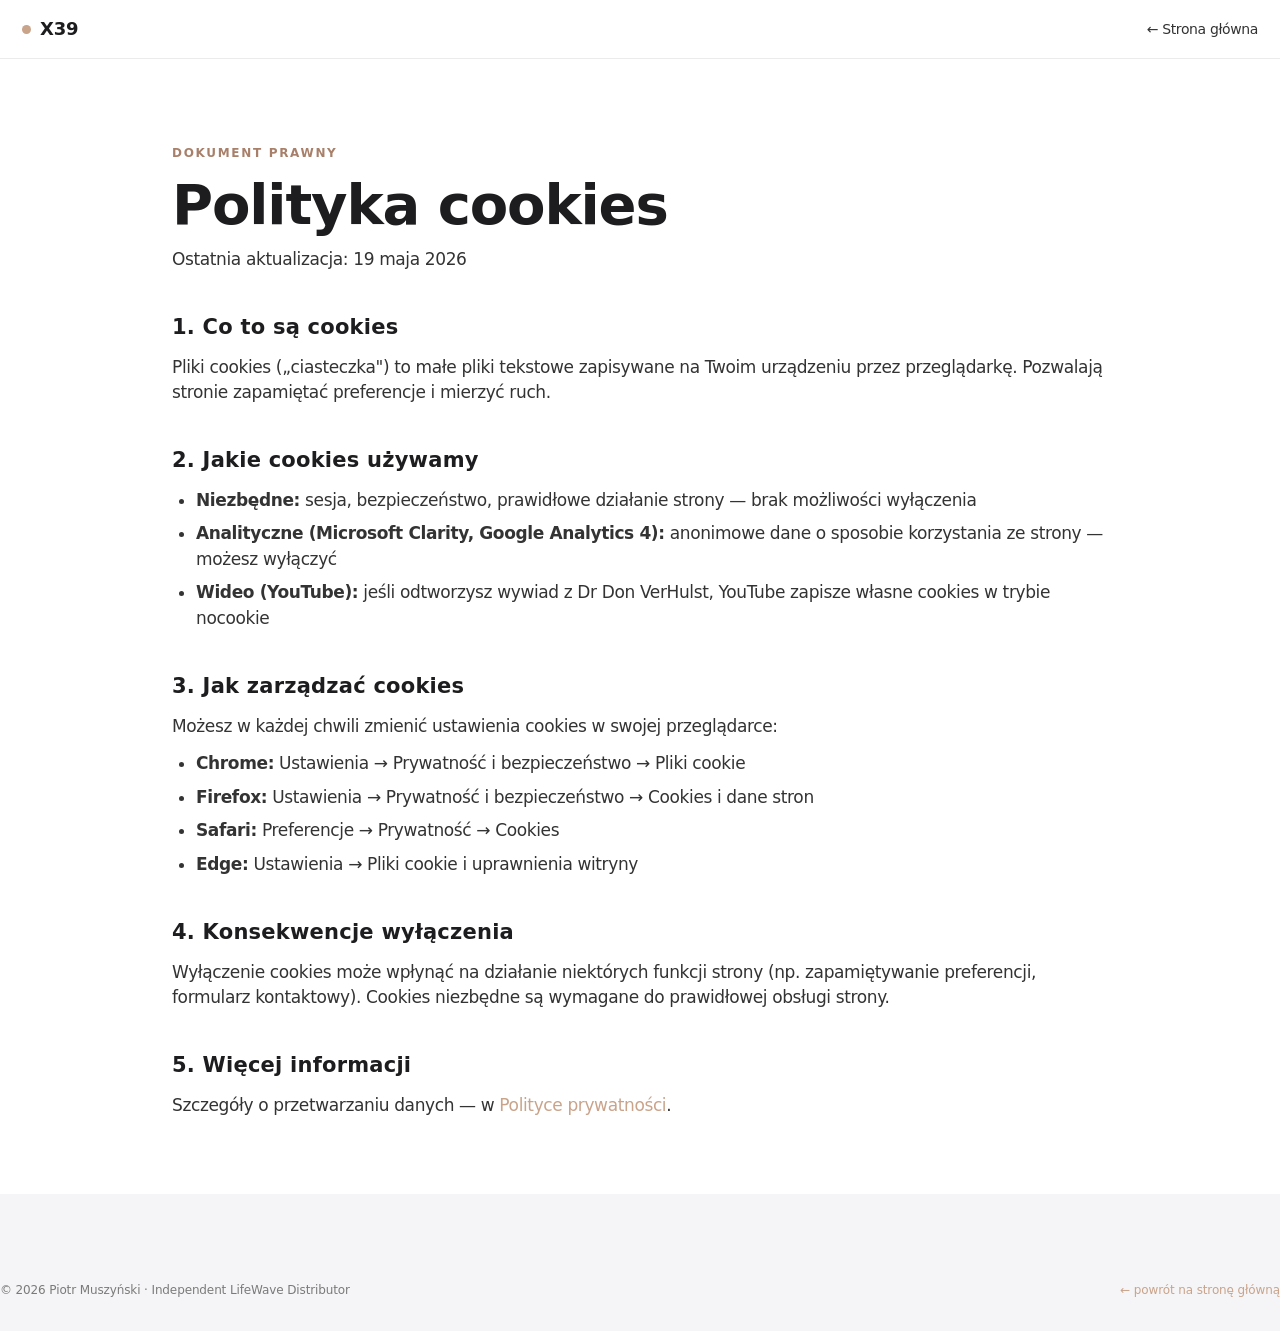
<file: cookies.html>
<!DOCTYPE html>
<html lang="pl">
<head>
<meta charset="UTF-8">
<meta name="viewport" content="width=device-width, initial-scale=1.0">
<title>Polityka cookies — x39.muszynski.online</title>
<meta name="description" content="Informacje o plikach cookies używanych na stronie x39.muszynski.online.">
<meta name="robots" content="noindex,follow">
<link rel="canonical" href="https://x39.muszynski.online/cookies.html">
<link href="https://fonts.googleapis.com/css2?family=Inter:wght@300;400;500;600;700&family=Fraunces:ital,opsz,wght@1,9..144,400;1,9..144,600&display=swap" rel="stylesheet">
<link rel="stylesheet" href="styles/x39.css?v=23">
</head>
<body>
<header class="x-legal-nav">
  <a href="index.html" class="x-legal-nav__logo"><span class="x-legal-nav__dot"></span> X39</a>
  <a href="index.html" class="x-legal-nav__back">← Strona główna</a>
</header>

<section class="x-legal-page">
  
    <span class="x-eyebrow">Dokument prawny</span>
    <h1>Polityka cookies</h1>
    <p class="x-source">Ostatnia aktualizacja: 19 maja 2026</p>

    <h2 >1. Co to są cookies</h2>
    <p>Pliki cookies („ciasteczka") to małe pliki tekstowe zapisywane na Twoim urządzeniu przez przeglądarkę. Pozwalają stronie zapamiętać preferencje i mierzyć ruch.</p>

    <h2 >2. Jakie cookies używamy</h2>
    <ul style="padding-left: 24px; margin: 12px 0;">
      <li><strong>Niezbędne:</strong> sesja, bezpieczeństwo, prawidłowe działanie strony — brak możliwości wyłączenia</li>
      <li><strong>Analityczne (Microsoft Clarity, Google Analytics 4):</strong> anonimowe dane o sposobie korzystania ze strony — możesz wyłączyć</li>
      <li><strong>Wideo (YouTube):</strong> jeśli odtworzysz wywiad z Dr Don VerHulst, YouTube zapisze własne cookies w trybie nocookie</li>
    </ul>

    <h2 >3. Jak zarządzać cookies</h2>
    <p>Możesz w każdej chwili zmienić ustawienia cookies w swojej przeglądarce:</p>
    <ul style="padding-left: 24px; margin: 12px 0;">
      <li><strong>Chrome:</strong> Ustawienia → Prywatność i bezpieczeństwo → Pliki cookie</li>
      <li><strong>Firefox:</strong> Ustawienia → Prywatność i bezpieczeństwo → Cookies i dane stron</li>
      <li><strong>Safari:</strong> Preferencje → Prywatność → Cookies</li>
      <li><strong>Edge:</strong> Ustawienia → Pliki cookie i uprawnienia witryny</li>
    </ul>

    <h2 >4. Konsekwencje wyłączenia</h2>
    <p>Wyłączenie cookies może wpłynąć na działanie niektórych funkcji strony (np. zapamiętywanie preferencji, formularz kontaktowy). Cookies niezbędne są wymagane do prawidłowej obsługi strony.</p>

    <h2 >5. Więcej informacji</h2>
    <p>Szczegóły o przetwarzaniu danych — w <a href="polityka-prywatnosci.html">Polityce prywatności</a>.</p>
</section>

<footer class="x-footer">
  <div class="container">
    <div class="x-footer__bottom">
      <div>© 2026 Piotr Muszyński · Independent LifeWave Distributor</div>
      <div><a href="index.html">← powrót na stronę główną</a></div>
    </div>
  </div>
</footer>

</body>
</html>
</file>
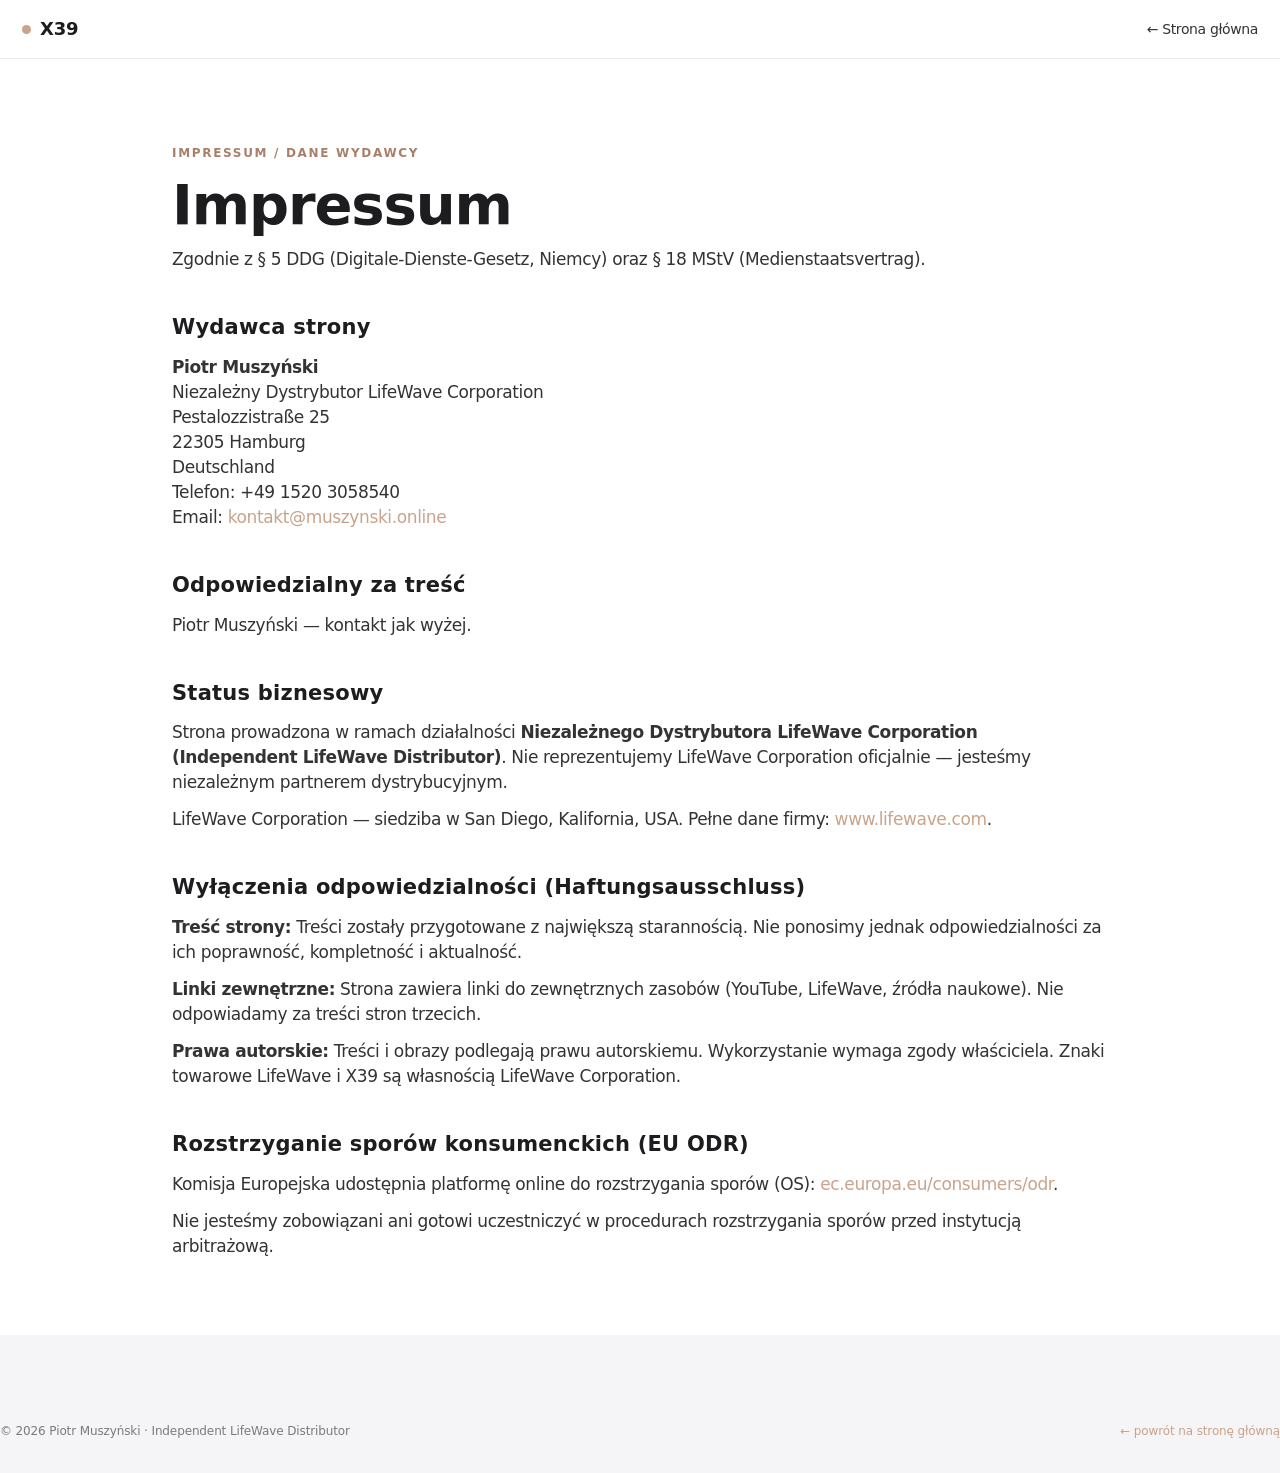
<file: impressum.html>
<!DOCTYPE html>
<html lang="pl">
<head>
<meta charset="UTF-8">
<meta name="viewport" content="width=device-width, initial-scale=1.0">
<title>Impressum — x39.muszynski.online</title>
<meta name="description" content="Impressum / Dane wydawcy strony x39.muszynski.online — zgodnie z § 5 DDG (Niemcy) dla użytkowników z DACH.">
<meta name="robots" content="noindex,follow">
<link rel="canonical" href="https://x39.muszynski.online/impressum.html">
<link href="https://fonts.googleapis.com/css2?family=Inter:wght@300;400;500;600;700&family=Fraunces:ital,opsz,wght@1,9..144,400;1,9..144,600&display=swap" rel="stylesheet">
<link rel="stylesheet" href="styles/x39.css?v=23">
</head>
<body>
<header class="x-legal-nav">
  <a href="index.html" class="x-legal-nav__logo"><span class="x-legal-nav__dot"></span> X39</a>
  <a href="index.html" class="x-legal-nav__back">← Strona główna</a>
</header>

<section class="x-legal-page">
  
    <span class="x-eyebrow">Impressum / Dane wydawcy</span>
    <h1>Impressum</h1>
    <p class="x-source">Zgodnie z § 5 DDG (Digitale-Dienste-Gesetz, Niemcy) oraz § 18 MStV (Medienstaatsvertrag).</p>

    <h2 >Wydawca strony</h2>
    <p>
      <strong>Piotr Muszyński</strong><br>
      Niezależny Dystrybutor LifeWave Corporation<br>
      Pestalozzistraße 25<br>
      22305 Hamburg<br>
      Deutschland<br>
      Telefon: +49 1520 3058540<br>
      Email: <a href="mailto:kontakt@muszynski.online">kontakt@muszynski.online</a>
    </p>

    <h2 >Odpowiedzialny za treść</h2>
    <p>Piotr Muszyński — kontakt jak wyżej.</p>

    <h2 >Status biznesowy</h2>
    <p>Strona prowadzona w ramach działalności <strong>Niezależnego Dystrybutora LifeWave Corporation (Independent LifeWave Distributor)</strong>. Nie reprezentujemy LifeWave Corporation oficjalnie — jesteśmy niezależnym partnerem dystrybucyjnym.</p>
    <p>LifeWave Corporation — siedziba w San Diego, Kalifornia, USA. Pełne dane firmy: <a href="https://www.lifewave.com" target="_blank" rel="noopener">www.lifewave.com</a>.</p>

    <h2 >Wyłączenia odpowiedzialności (Haftungsausschluss)</h2>
    <p><strong>Treść strony:</strong> Treści zostały przygotowane z największą starannością. Nie ponosimy jednak odpowiedzialności za ich poprawność, kompletność i aktualność.</p>
    <p><strong>Linki zewnętrzne:</strong> Strona zawiera linki do zewnętrznych zasobów (YouTube, LifeWave, źródła naukowe). Nie odpowiadamy za treści stron trzecich.</p>
    <p><strong>Prawa autorskie:</strong> Treści i obrazy podlegają prawu autorskiemu. Wykorzystanie wymaga zgody właściciela. Znaki towarowe LifeWave i X39 są własnością LifeWave Corporation.</p>

    <h2 >Rozstrzyganie sporów konsumenckich (EU ODR)</h2>
    <p>Komisja Europejska udostępnia platformę online do rozstrzygania sporów (OS): <a href="https://ec.europa.eu/consumers/odr/" target="_blank" rel="noopener">ec.europa.eu/consumers/odr</a>.</p>
    <p>Nie jesteśmy zobowiązani ani gotowi uczestniczyć w procedurach rozstrzygania sporów przed instytucją arbitrażową.</p>
</section>

<footer class="x-footer">
  <div class="container">
    <div class="x-footer__bottom">
      <div>© 2026 Piotr Muszyński · Independent LifeWave Distributor</div>
      <div><a href="index.html">← powrót na stronę główną</a></div>
    </div>
  </div>
</footer>

</body>
</html>
</file>
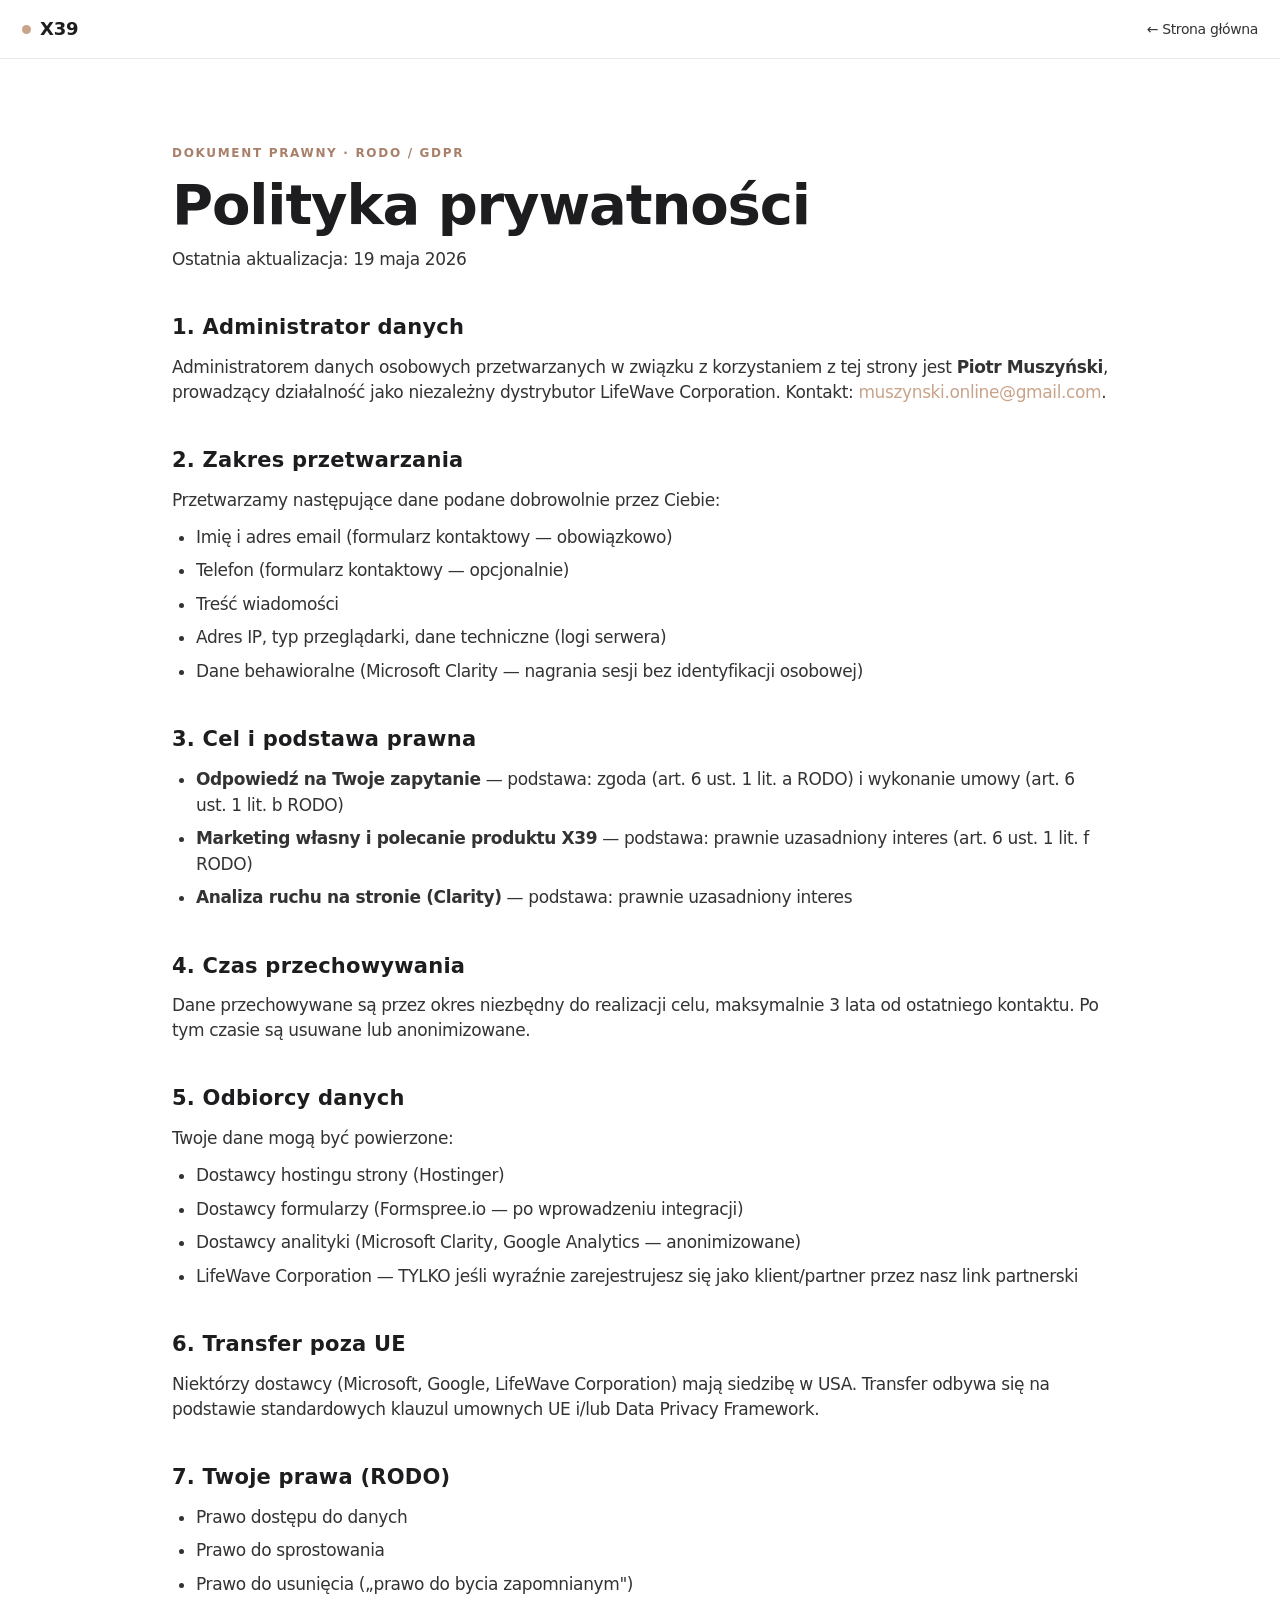
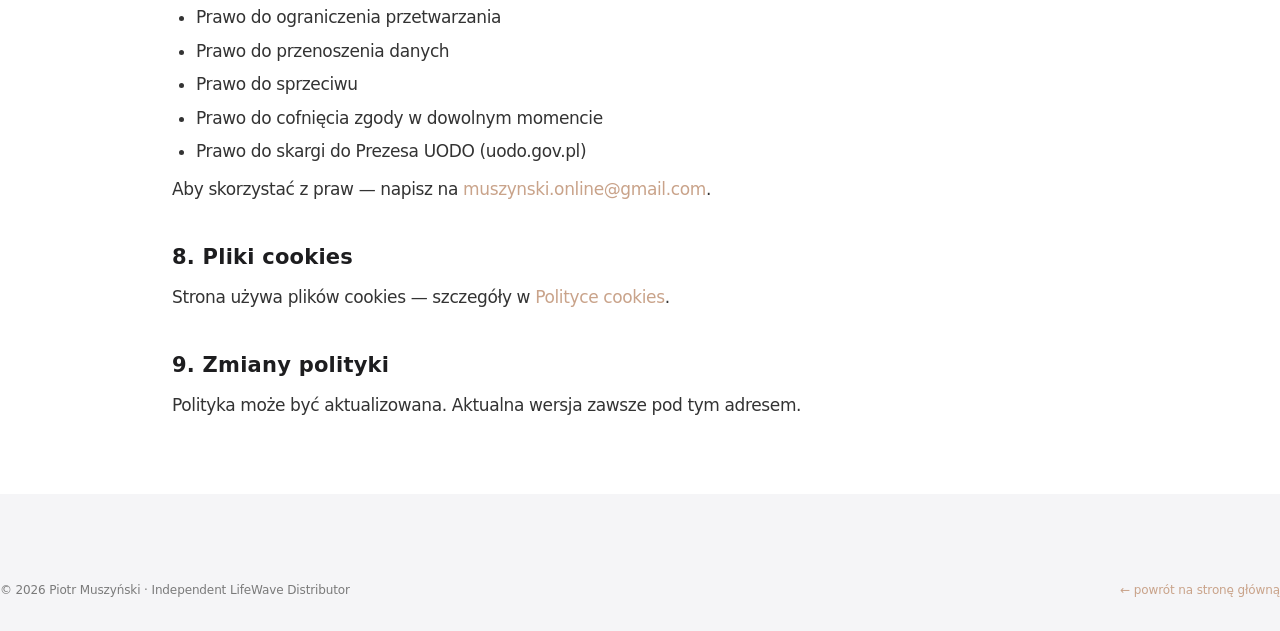
<file: polityka-prywatnosci.html>
<!DOCTYPE html>
<html lang="pl">
<head>
<meta charset="UTF-8">
<meta name="viewport" content="width=device-width, initial-scale=1.0">
<title>Polityka prywatności — x39.muszynski.online</title>
<meta name="description" content="Polityka prywatności i przetwarzania danych osobowych zgodnie z RODO.">
<meta name="robots" content="noindex,follow">
<link rel="canonical" href="https://x39.muszynski.online/polityka-prywatnosci.html">
<link href="https://fonts.googleapis.com/css2?family=Inter:wght@300;400;500;600;700&family=Fraunces:ital,opsz,wght@1,9..144,400;1,9..144,600&display=swap" rel="stylesheet">
<link rel="stylesheet" href="styles/x39.css?v=23">
</head>
<body>
<header class="x-legal-nav">
  <a href="index.html" class="x-legal-nav__logo"><span class="x-legal-nav__dot"></span> X39</a>
  <a href="index.html" class="x-legal-nav__back">← Strona główna</a>
</header>

<section class="x-legal-page">
  
    <span class="x-eyebrow">Dokument prawny · RODO / GDPR</span>
    <h1>Polityka prywatności</h1>
    <p class="x-source">Ostatnia aktualizacja: 19 maja 2026</p>

    <h2 >1. Administrator danych</h2>
    <p>Administratorem danych osobowych przetwarzanych w związku z korzystaniem z tej strony jest <strong>Piotr Muszyński</strong>, prowadzący działalność jako niezależny dystrybutor LifeWave Corporation. Kontakt: <a href="mailto:muszynski.online@gmail.com">muszynski.online@gmail.com</a>.</p>

    <h2 >2. Zakres przetwarzania</h2>
    <p>Przetwarzamy następujące dane podane dobrowolnie przez Ciebie:</p>
    <ul style="padding-left: 24px; margin: 12px 0;">
      <li>Imię i adres email (formularz kontaktowy — obowiązkowo)</li>
      <li>Telefon (formularz kontaktowy — opcjonalnie)</li>
      <li>Treść wiadomości</li>
      <li>Adres IP, typ przeglądarki, dane techniczne (logi serwera)</li>
      <li>Dane behawioralne (Microsoft Clarity — nagrania sesji bez identyfikacji osobowej)</li>
    </ul>

    <h2 >3. Cel i podstawa prawna</h2>
    <ul style="padding-left: 24px; margin: 12px 0;">
      <li><strong>Odpowiedź na Twoje zapytanie</strong> — podstawa: zgoda (art. 6 ust. 1 lit. a RODO) i wykonanie umowy (art. 6 ust. 1 lit. b RODO)</li>
      <li><strong>Marketing własny i polecanie produktu X39</strong> — podstawa: prawnie uzasadniony interes (art. 6 ust. 1 lit. f RODO)</li>
      <li><strong>Analiza ruchu na stronie (Clarity)</strong> — podstawa: prawnie uzasadniony interes</li>
    </ul>

    <h2 >4. Czas przechowywania</h2>
    <p>Dane przechowywane są przez okres niezbędny do realizacji celu, maksymalnie 3 lata od ostatniego kontaktu. Po tym czasie są usuwane lub anonimizowane.</p>

    <h2 >5. Odbiorcy danych</h2>
    <p>Twoje dane mogą być powierzone:</p>
    <ul style="padding-left: 24px; margin: 12px 0;">
      <li>Dostawcy hostingu strony (Hostinger)</li>
      <li>Dostawcy formularzy (Formspree.io — po wprowadzeniu integracji)</li>
      <li>Dostawcy analityki (Microsoft Clarity, Google Analytics — anonimizowane)</li>
      <li>LifeWave Corporation — TYLKO jeśli wyraźnie zarejestrujesz się jako klient/partner przez nasz link partnerski</li>
    </ul>

    <h2 >6. Transfer poza UE</h2>
    <p>Niektórzy dostawcy (Microsoft, Google, LifeWave Corporation) mają siedzibę w USA. Transfer odbywa się na podstawie standardowych klauzul umownych UE i/lub Data Privacy Framework.</p>

    <h2 >7. Twoje prawa (RODO)</h2>
    <ul style="padding-left: 24px; margin: 12px 0;">
      <li>Prawo dostępu do danych</li>
      <li>Prawo do sprostowania</li>
      <li>Prawo do usunięcia („prawo do bycia zapomnianym")</li>
      <li>Prawo do ograniczenia przetwarzania</li>
      <li>Prawo do przenoszenia danych</li>
      <li>Prawo do sprzeciwu</li>
      <li>Prawo do cofnięcia zgody w dowolnym momencie</li>
      <li>Prawo do skargi do Prezesa UODO (uodo.gov.pl)</li>
    </ul>
    <p>Aby skorzystać z praw — napisz na <a href="mailto:muszynski.online@gmail.com">muszynski.online@gmail.com</a>.</p>

    <h2 >8. Pliki cookies</h2>
    <p>Strona używa plików cookies — szczegóły w <a href="cookies.html">Polityce cookies</a>.</p>

    <h2 >9. Zmiany polityki</h2>
    <p>Polityka może być aktualizowana. Aktualna wersja zawsze pod tym adresem.</p>
</section>

<footer class="x-footer">
  <div class="container">
    <div class="x-footer__bottom">
      <div>© 2026 Piotr Muszyński · Independent LifeWave Distributor</div>
      <div><a href="index.html">← powrót na stronę główną</a></div>
    </div>
  </div>
</footer>

</body>
</html>
</file>
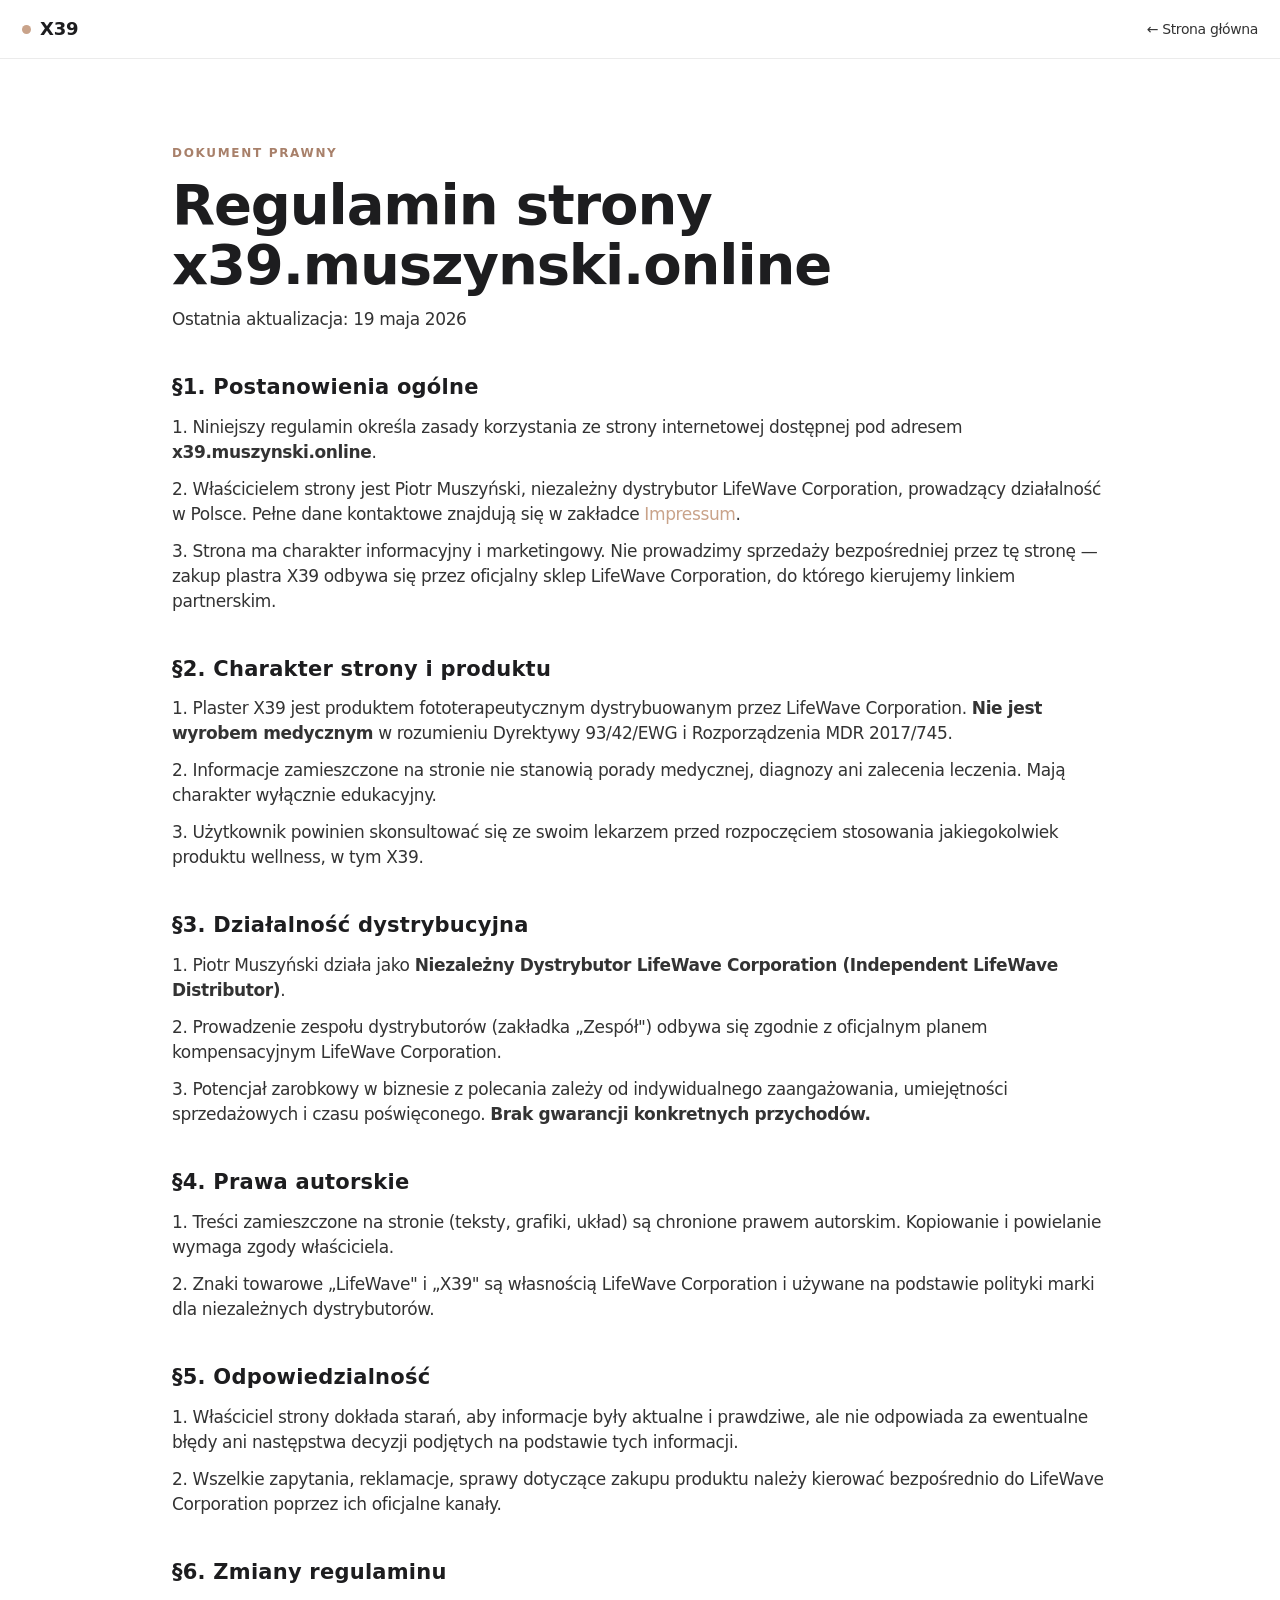
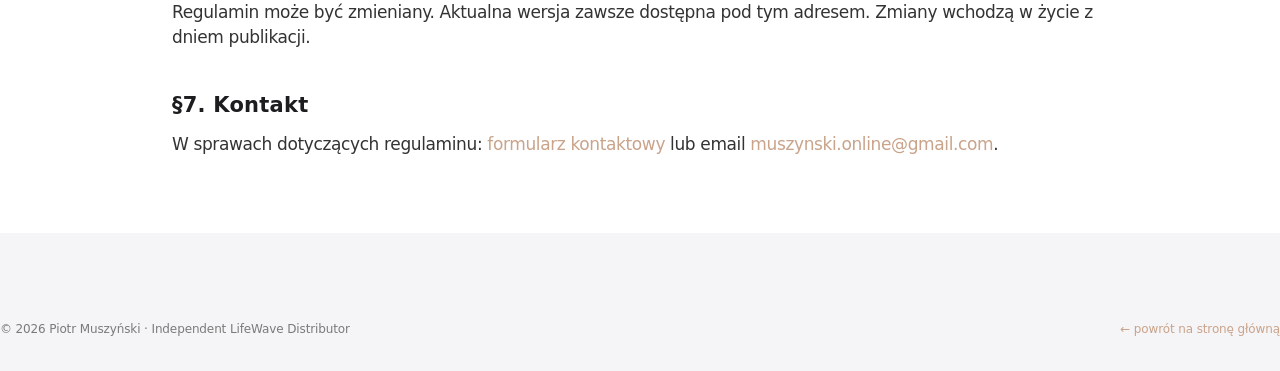
<file: regulamin.html>
<!DOCTYPE html>
<html lang="pl">
<head>
<meta charset="UTF-8">
<meta name="viewport" content="width=device-width, initial-scale=1.0">
<title>Regulamin — x39.muszynski.online</title>
<meta name="description" content="Regulamin korzystania ze strony x39.muszynski.online.">
<meta name="robots" content="noindex,follow">
<link rel="canonical" href="https://x39.muszynski.online/regulamin.html">
<link href="https://fonts.googleapis.com/css2?family=Inter:wght@300;400;500;600;700&family=Fraunces:ital,opsz,wght@1,9..144,400;1,9..144,600&display=swap" rel="stylesheet">
<link rel="stylesheet" href="styles/x39.css?v=23">
</head>
<body>
<header class="x-legal-nav">
  <a href="index.html" class="x-legal-nav__logo"><span class="x-legal-nav__dot"></span> X39</a>
  <a href="index.html" class="x-legal-nav__back">← Strona główna</a>
</header>

<section class="x-legal-page">
  
    <span class="x-eyebrow">Dokument prawny</span>
    <h1>Regulamin strony x39.muszynski.online</h1>
    <p class="x-source">Ostatnia aktualizacja: 19 maja 2026</p>

    <h2 >§1. Postanowienia ogólne</h2>
    <p>1. Niniejszy regulamin określa zasady korzystania ze strony internetowej dostępnej pod adresem <strong>x39.muszynski.online</strong>.</p>
    <p>2. Właścicielem strony jest Piotr Muszyński, niezależny dystrybutor LifeWave Corporation, prowadzący działalność w Polsce. Pełne dane kontaktowe znajdują się w zakładce <a href="impressum.html">Impressum</a>.</p>
    <p>3. Strona ma charakter informacyjny i marketingowy. Nie prowadzimy sprzedaży bezpośredniej przez tę stronę — zakup plastra X39 odbywa się przez oficjalny sklep LifeWave Corporation, do którego kierujemy linkiem partnerskim.</p>

    <h2 >§2. Charakter strony i produktu</h2>
    <p>1. Plaster X39 jest produktem fototerapeutycznym dystrybuowanym przez LifeWave Corporation. <strong>Nie jest wyrobem medycznym</strong> w rozumieniu Dyrektywy 93/42/EWG i Rozporządzenia MDR 2017/745.</p>
    <p>2. Informacje zamieszczone na stronie nie stanowią porady medycznej, diagnozy ani zalecenia leczenia. Mają charakter wyłącznie edukacyjny.</p>
    <p>3. Użytkownik powinien skonsultować się ze swoim lekarzem przed rozpoczęciem stosowania jakiegokolwiek produktu wellness, w tym X39.</p>

    <h2 >§3. Działalność dystrybucyjna</h2>
    <p>1. Piotr Muszyński działa jako <strong>Niezależny Dystrybutor LifeWave Corporation (Independent LifeWave Distributor)</strong>.</p>
    <p>2. Prowadzenie zespołu dystrybutorów (zakładka „Zespół") odbywa się zgodnie z oficjalnym planem kompensacyjnym LifeWave Corporation.</p>
    <p>3. Potencjał zarobkowy w biznesie z polecania zależy od indywidualnego zaangażowania, umiejętności sprzedażowych i czasu poświęconego. <strong>Brak gwarancji konkretnych przychodów.</strong></p>

    <h2 >§4. Prawa autorskie</h2>
    <p>1. Treści zamieszczone na stronie (teksty, grafiki, układ) są chronione prawem autorskim. Kopiowanie i powielanie wymaga zgody właściciela.</p>
    <p>2. Znaki towarowe „LifeWave" i „X39" są własnością LifeWave Corporation i używane na podstawie polityki marki dla niezależnych dystrybutorów.</p>

    <h2 >§5. Odpowiedzialność</h2>
    <p>1. Właściciel strony dokłada starań, aby informacje były aktualne i prawdziwe, ale nie odpowiada za ewentualne błędy ani następstwa decyzji podjętych na podstawie tych informacji.</p>
    <p>2. Wszelkie zapytania, reklamacje, sprawy dotyczące zakupu produktu należy kierować bezpośrednio do LifeWave Corporation poprzez ich oficjalne kanały.</p>

    <h2 >§6. Zmiany regulaminu</h2>
    <p>Regulamin może być zmieniany. Aktualna wersja zawsze dostępna pod tym adresem. Zmiany wchodzą w życie z dniem publikacji.</p>

    <h2 >§7. Kontakt</h2>
    <p>W sprawach dotyczących regulaminu: <a href="index.html#contact">formularz kontaktowy</a> lub email <a href="mailto:muszynski.online@gmail.com">muszynski.online@gmail.com</a>.</p>
</section>

<footer class="x-footer">
  <div class="container">
    <div class="x-footer__bottom">
      <div>© 2026 Piotr Muszyński · Independent LifeWave Distributor</div>
      <div><a href="index.html">← powrót na stronę główną</a></div>
    </div>
  </div>
</footer>

</body>
</html>
</file>
<file: styles/x39.css>
/* ==========================================================================
   X39 LifeWave — Apple design system chassis + rose-gold single accent
   Spec: Apple's web presence (homepage, environment, store, iPhone buy, accessories)
   Adapted: rose-gold #C9A38A replaces Apple Blue as the single interactive accent
   Brand: Zasoby/brand/lifewave-x39/brain/visual.md
   ========================================================================== */

:root {
  /* --- Brand & Accent (single rose-gold accent — replaces Apple Blue) --- */
  --x-accent: #C9A38A;             /* primary action — replaces #0066cc */
  --x-accent-focus: #B8927A;       /* focus ring sibling */
  --x-accent-on-dark: #E8C5A8;     /* sky-link variant on dark surfaces */
  --x-accent-ink: #A8806A;         /* deeper rose for inline emphasis */

  /* --- Surface (Apple chassis) --- */
  --x-canvas: #ffffff;             /* pure white */
  --x-canvas-parchment: #f5f5f7;   /* signature Apple off-white */
  --x-surface-pearl: #fafafc;      /* ghost button fill */
  --x-tile-1: #272729;             /* near-black tile primary */
  --x-tile-2: #2a2a2c;             /* near-black tile +1 lighter */
  --x-tile-3: #252527;             /* near-black tile -1 darker */
  --x-surface-black: #000000;      /* global nav, video void only */
  --x-chip-translucent: rgba(210, 210, 215, 0.64);

  /* --- Text --- */
  --x-ink: #1d1d1f;                /* primary text on light */
  --x-body: #1d1d1f;
  --x-body-on-dark: #ffffff;
  --x-body-muted: #cccccc;         /* secondary on dark */
  --x-ink-muted-80: #333333;       /* body on pearl */
  --x-ink-muted-48: #7a7a7a;       /* fine-print, disabled */

  /* --- Hairlines --- */
  --x-divider-soft: rgba(0, 0, 0, 0.04);
  --x-hairline: #e0e0e0;

  /* --- Shadow (EXACTLY ONE — for product imagery) --- */
  --x-shadow-product: rgba(0, 0, 0, 0.22) 3px 5px 30px 0;

  /* --- Radii --- */
  --x-r-none: 0;
  --x-r-xs: 5px;
  --x-r-sm: 8px;
  --x-r-md: 11px;
  --x-r-lg: 18px;
  --x-r-pill: 9999px;

  /* --- Font --- */
  --x-font-display: "SF Pro Display", system-ui, -apple-system, BlinkMacSystemFont, "Inter", "Helvetica Neue", sans-serif;
  --x-font-text: "SF Pro Text", system-ui, -apple-system, BlinkMacSystemFont, "Inter", "Helvetica Neue", sans-serif;

  /* --- Spacing (Apple base 8, snap 8/12/16/20/24, section 80) --- */
  --x-s-xxs: 4px;
  --x-s-xs: 8px;
  --x-s-sm: 12px;
  --x-s-md: 17px;
  --x-s-lg: 24px;
  --x-s-xl: 32px;
  --x-s-xxl: 48px;
  --x-s-section: 80px;

  /* --- Layout --- */
  --x-w-text: 980px;
  --x-w-grid: 1440px;
  --x-pad-x: 22px;

  /* --- Transition --- */
  --x-t-fast: 200ms ease;
  --x-t-base: 320ms cubic-bezier(0.42, 0, 0.58, 1);
}

@media (max-width: 1068px) {
  :root { --x-pad-x: 22px; }
}

/* ---------- Reset & base ---------- */
* { box-sizing: border-box; }
html { scroll-behavior: smooth; -webkit-text-size-adjust: 100%; }
html, body {
  margin: 0; padding: 0;
  font-family: var(--x-font-text);
  font-size: 17px;             /* Apple body = 17, not 16 */
  line-height: 1.47;
  letter-spacing: -0.374px;
  color: var(--x-body);
  background: var(--x-canvas);
  -webkit-font-smoothing: antialiased;
  -moz-osx-font-smoothing: grayscale;
  overflow-x: hidden;
}
img, svg, video { max-width: 100%; height: auto; display: block; }
a { color: var(--x-accent); text-decoration: none; }
a:hover { text-decoration: underline; }
button { font: inherit; cursor: pointer; border: 0; background: none; color: inherit; }
ul { list-style: none; padding: 0; margin: 0; }

/* ---------- Typography tokens ---------- */
.x-hero-display {
  font-family: var(--x-font-display);
  font-size: 56px;
  font-weight: 600;
  line-height: 1.07;
  letter-spacing: -0.28px;
  color: var(--x-ink);
}
.x-display-lg {
  font-family: var(--x-font-display);
  font-size: 40px;
  font-weight: 600;
  line-height: 1.10;
  letter-spacing: 0;
  color: var(--x-ink);
}
.x-display-md {
  font-family: var(--x-font-display);
  font-size: 34px;
  font-weight: 600;
  line-height: 1.18;
  letter-spacing: -0.374px;
  color: var(--x-ink);
}
.x-lead {
  font-family: var(--x-font-display);
  font-size: 28px;
  font-weight: 400;
  line-height: 1.14;
  letter-spacing: 0.196px;
  color: var(--x-ink);
}
.x-lead-airy {
  font-family: var(--x-font-display);
  font-size: 24px;
  font-weight: 300;       /* the rare 300 */
  line-height: 1.5;
  color: var(--x-ink);
}
.x-tagline {
  font-family: var(--x-font-display);
  font-size: 21px;
  font-weight: 600;
  line-height: 1.19;
  letter-spacing: 0.231px;
}
.x-body { font-size: 17px; font-weight: 400; line-height: 1.47; letter-spacing: -0.374px; color: var(--x-body); }
.x-body-strong { font-size: 17px; font-weight: 600; line-height: 1.24; letter-spacing: -0.374px; color: var(--x-body); }
.x-caption { font-size: 14px; font-weight: 400; line-height: 1.43; letter-spacing: -0.224px; }
.x-caption-strong { font-size: 14px; font-weight: 600; line-height: 1.29; letter-spacing: -0.224px; text-transform: uppercase; }
.x-fine-print { font-size: 12px; font-weight: 400; line-height: 1.0; letter-spacing: -0.12px; color: var(--x-ink-muted-48); }

/* ---------- Layout primitives ---------- */
.x-container {
  max-width: var(--x-w-grid);
  margin: 0 auto;
  padding: 0 var(--x-pad-x);
}
.x-container--text {
  max-width: var(--x-w-text);
  margin: 0 auto;
  padding: 0 var(--x-pad-x);
}

/* ---------- Reveal-on-scroll ---------- */
.x-reveal { opacity: 1; transform: none; transition: opacity 700ms ease-out, transform 700ms ease-out; }
.x-reveal.is-pending { opacity: 0; transform: translateY(20px); }
@media (prefers-reduced-motion: reduce) {
  .x-reveal, .x-reveal.is-pending { opacity: 1; transform: none; transition: none; }
}

/* ==========================================================================
   GLOBAL NAV — 44px true-black bar
   ========================================================================== */
.x-nav-global {
  position: sticky;
  top: 0;
  z-index: 100;
  background: var(--x-surface-black);
  color: var(--x-body-on-dark);
  height: 44px;
  border-bottom: 0;
}
.x-nav-global__inner {
  max-width: 1024px;
  margin: 0 auto;
  height: 100%;
  display: flex;
  align-items: center;
  padding: 0 var(--x-pad-x);
  gap: 28px;
}
.x-nav-global__logo {
  font-family: var(--x-font-display);
  font-size: 17px;
  font-weight: 600;
  letter-spacing: -0.02em;
  color: var(--x-body-on-dark);
  display: flex;
  align-items: center;
  gap: 8px;
  flex-shrink: 0;
}
.x-nav-global__logo:hover { text-decoration: none; opacity: 0.88; }
.x-nav-global__dot {
  width: 10px; height: 10px;
  border-radius: 50%;
  background: var(--x-accent);
  box-shadow: 0 0 12px rgba(201, 163, 138, 0.5);
}
.x-nav-global__links {
  display: flex;
  flex: 1;
  justify-content: center;
  gap: 32px;
}
.x-nav-global__links a {
  font-size: 12px;
  font-weight: 400;
  line-height: 1.0;
  letter-spacing: -0.12px;
  color: var(--x-body-on-dark);
  padding: 6px 0;
  opacity: 0.88;
  transition: opacity var(--x-t-fast);
}
.x-nav-global__links a:hover { opacity: 1; text-decoration: none; }
.x-nav-global__right {
  display: flex;
  align-items: center;
  gap: 12px;
  flex-shrink: 0;
}
.x-nav-global__toggle {
  display: none;
  width: 36px; height: 36px;
  align-items: center; justify-content: center;
  color: var(--x-body-on-dark);
  opacity: 0.88;
}
@media (max-width: 833px) {
  .x-nav-global__links { display: none; }
  .x-nav-global__toggle { display: inline-flex; }
  .x-nav-global__inner { justify-content: space-between; }
  .x-nav-global.is-open .x-nav-global__links {
    display: flex;
    position: fixed;
    inset: 44px 0 auto 0;
    background: var(--x-surface-black);
    flex-direction: column;
    padding: 24px var(--x-pad-x);
    gap: 24px;
    z-index: 99;
  }
  .x-nav-global.is-open .x-nav-global__links a { font-size: 17px; padding: 8px 0; }
}

/* Lang picker (in global nav right) */
.x-lang {
  display: flex;
  gap: 1px;
  padding: 2px;
  border-radius: var(--x-r-pill);
  background: rgba(255, 255, 255, 0.08);
}
.x-lang__btn {
  padding: 4px 10px;
  font-size: 11px;
  font-weight: 500;
  letter-spacing: 0.04em;
  color: rgba(255, 255, 255, 0.7);
  border-radius: var(--x-r-pill);
  transition: all var(--x-t-fast);
}
.x-lang__btn.is-active {
  background: rgba(255, 255, 255, 0.96);
  color: var(--x-ink);
}

/* ==========================================================================
   SUB-NAV — 52px frosted parchment
   ========================================================================== */
.x-nav-sub {
  position: sticky;
  top: 44px;
  z-index: 90;
  background: rgba(245, 245, 247, 0.8);
  backdrop-filter: saturate(180%) blur(20px);
  -webkit-backdrop-filter: saturate(180%) blur(20px);
  height: 52px;
  border-bottom: 1px solid var(--x-divider-soft);
}
.x-nav-sub__inner {
  max-width: 1024px;
  margin: 0 auto;
  height: 100%;
  display: flex;
  align-items: center;
  justify-content: space-between;
  padding: 0 var(--x-pad-x);
  gap: 24px;
}
.x-nav-sub__brand {
  font-family: var(--x-font-display);
  font-size: 21px;
  font-weight: 600;
  letter-spacing: 0.231px;
  color: var(--x-ink);
  white-space: nowrap;
}
.x-nav-sub__links {
  display: flex;
  gap: 24px;
  flex: 1;
  justify-content: flex-end;
  align-items: center;
  margin-right: 16px;
}
.x-nav-sub__links a {
  font-size: 14px;
  font-weight: 400;
  letter-spacing: -0.224px;
  color: var(--x-ink);
  opacity: 0.88;
  transition: opacity var(--x-t-fast);
}
.x-nav-sub__links a:hover { opacity: 1; text-decoration: none; }
/* Utility CTA inside sub-nav — keep white text on dark fill (beats link color: ink) */
.x-nav-sub__links a.x-btn--utility { color: var(--x-body-on-dark); opacity: 1; }
.x-nav-sub__links a.x-btn--utility:hover { color: var(--x-body-on-dark); }
@media (max-width: 833px) {
  .x-nav-sub__links { display: none; }
}

/* ==========================================================================
   BUTTONS — Apple grammar
   ========================================================================== */
.x-btn {
  display: inline-flex;
  align-items: center;
  justify-content: center;
  font-family: var(--x-font-text);
  border: 0;
  cursor: pointer;
  white-space: nowrap;
  transition: transform 100ms ease, background var(--x-t-fast), color var(--x-t-fast);
  text-decoration: none;
}
.x-btn:active { transform: scale(0.95); }
.x-btn:focus-visible { outline: 2px solid var(--x-accent-focus); outline-offset: 2px; }

/* Primary pill (signature) */
.x-btn--primary {
  background: var(--x-accent);
  color: #ffffff;
  border-radius: var(--x-r-pill);
  padding: 11px 22px;
  font-size: 17px;
  font-weight: 400;
  line-height: 1.0;
  letter-spacing: -0.022em;
  min-height: 36px;
}
.x-btn--primary:hover { background: var(--x-accent-ink); text-decoration: none; }

/* Secondary ghost pill */
.x-btn--ghost {
  background: transparent;
  color: var(--x-accent);
  border: 1px solid var(--x-accent);
  border-radius: var(--x-r-pill);
  padding: 10px 22px;
  font-size: 17px;
  font-weight: 400;
  line-height: 1.0;
  letter-spacing: -0.022em;
  min-height: 36px;
}
.x-btn--ghost:hover { background: rgba(201, 163, 138, 0.06); text-decoration: none; }

/* Dark utility (sub-nav Buy, global utility) */
.x-btn--utility {
  background: var(--x-ink);
  color: var(--x-body-on-dark);
  border-radius: var(--x-r-sm);
  padding: 8px 15px;
  font-size: 14px;
  font-weight: 400;
  line-height: 1.29;
  letter-spacing: -0.224px;
}

/* Store hero (large rare 300 weight) */
.x-btn--hero {
  background: var(--x-accent);
  color: #ffffff;
  border-radius: var(--x-r-pill);
  padding: 14px 28px;
  font-size: 18px;
  font-weight: 300;          /* the rare 300 */
  line-height: 1.0;
}

/* Inline text link on light surfaces */
.x-tlink {
  color: var(--x-accent);
  text-decoration: none;
}
.x-tlink:hover { text-decoration: underline; }
.x-tlink::after {
  content: "›";
  margin-left: 4px;
  font-size: 0.9em;
  display: inline-block;
}

/* Inline text link on dark surfaces */
.x-tlink--on-dark { color: var(--x-accent-on-dark); }

/* ==========================================================================
   PRODUCT TILE — the core unit
   Full-bleed, alternating light/parchment/dark; 80px vertical padding
   No gap between tiles — color change IS the divider
   ========================================================================== */
.x-tile {
  padding: var(--x-s-section) 0;
  overflow: hidden;
}
.x-tile--light { background: var(--x-canvas); color: var(--x-ink); }
.x-tile--parchment { background: var(--x-canvas-parchment); color: var(--x-ink); }
.x-tile--dark { background: var(--x-tile-1); color: var(--x-body-on-dark); }
.x-tile--dark-2 { background: var(--x-tile-2); color: var(--x-body-on-dark); }
.x-tile--dark-3 { background: var(--x-tile-3); color: var(--x-body-on-dark); }

.x-tile--dark .x-hero-display,
.x-tile--dark .x-display-lg,
.x-tile--dark .x-display-md,
.x-tile--dark .x-lead,
.x-tile--dark .x-lead-airy,
.x-tile--dark .x-body,
.x-tile--dark .x-body-strong,
.x-tile--dark-2 .x-hero-display,
.x-tile--dark-2 .x-display-lg,
.x-tile--dark-2 .x-display-md,
.x-tile--dark-2 .x-lead,
.x-tile--dark-2 .x-body,
.x-tile--dark-3 .x-hero-display,
.x-tile--dark-3 .x-display-lg,
.x-tile--dark-3 .x-display-md,
.x-tile--dark-3 .x-lead,
.x-tile--dark-3 .x-body {
  color: var(--x-body-on-dark);
}

.x-tile__inner {
  max-width: var(--x-w-grid);
  margin: 0 auto;
  padding: 0 var(--x-pad-x);
}
.x-tile__inner--text {
  max-width: var(--x-w-text);
  text-align: center;
}

.x-tile__head { text-align: center; max-width: 780px; margin: 0 auto var(--x-s-xxl); }
.x-tile__head .x-display-lg,
.x-tile__head .x-hero-display { margin: 0 0 16px; }
.x-tile__head .x-lead { margin: 0; color: var(--x-ink); }
.x-tile--dark .x-tile__head .x-lead,
.x-tile--dark-2 .x-tile__head .x-lead,
.x-tile--dark-3 .x-tile__head .x-lead { color: var(--x-body-muted); }

.x-tile__ctas {
  display: flex;
  gap: 16px;
  justify-content: center;
  margin-top: 28px;
  flex-wrap: wrap;
}

/* Product render — the only place where shadow appears */
.x-product-render {
  margin: 56px auto 0;
  max-width: 720px;
  filter: drop-shadow(var(--x-shadow-product));
}

/* ==========================================================================
   HERO TILE — single full-bleed photographic hero
   ========================================================================== */
.x-hero {
  padding: 110px 0 96px;
  background: var(--x-canvas-parchment);
  text-align: center;
  position: relative;
  overflow: hidden;
}
.x-hero__inner {
  max-width: var(--x-w-grid);
  margin: 0 auto;
  padding: 0 var(--x-pad-x);
}
.x-hero h1 {
  margin: 0 auto 16px;
  max-width: 880px;
}
.x-hero__tagline {
  margin: 0 auto 28px;
  max-width: 720px;
  color: var(--x-ink-muted-80);
}
.x-hero__ctas {
  display: flex;
  gap: 16px;
  justify-content: center;
  margin-bottom: 36px;
  flex-wrap: wrap;
}
.x-hero__trust {
  display: flex;
  justify-content: center;
  gap: 32px;
  font-size: 12px;
  letter-spacing: -0.12px;
  color: var(--x-ink-muted-48);
  margin-top: 80px;
  margin-bottom: 64px;
  flex-wrap: wrap;
}
.x-hero__trust li {
  position: relative;
  padding-left: 14px;
  font-weight: 500;
}
.x-hero__trust li::before {
  content: "";
  position: absolute; left: 0; top: 50%;
  width: 6px; height: 6px;
  background: var(--x-accent);
  border-radius: 50%;
  transform: translateY(-50%);
}
.x-hero__visual {
  margin: 0 auto;
  max-width: 760px;
  filter: drop-shadow(var(--x-shadow-product));
  position: relative;
  animation: x-float 8s ease-in-out infinite;
}
@keyframes x-float {
  0%, 100% { transform: translateY(0); }
  50% { transform: translateY(-10px); }
}
@media (prefers-reduced-motion: reduce) {
  .x-hero__visual { animation: none; }
}

/* Light beam from above — pulses with subtle intensity change */
.x-hero__visual::before {
  content: "";
  position: absolute;
  top: -50%; left: 50%;
  width: 3px; height: 100%;
  background: linear-gradient(to bottom,
    transparent 0%,
    rgba(255, 255, 255, 0.95) 35%,
    rgba(232, 197, 168, 0.6) 70%,
    transparent 100%);
  filter: blur(0.5px);
  box-shadow:
    0 0 24px 4px rgba(255, 255, 255, 0.5),
    0 0 80px 12px rgba(232, 197, 168, 0.35);
  transform: translateX(-50%);
  animation: x-beam-pulse 3.2s ease-in-out infinite;
  pointer-events: none;
}
@keyframes x-beam-pulse {
  0%, 100% { opacity: 0.55; }
  50% { opacity: 0.95; }
}
@media (prefers-reduced-motion: reduce) {
  .x-hero__visual::before { animation: none; opacity: 0.7; }
}

/* Crystal shimmer in hero patch — each hex pulses at different phase */
.x-hero-crystal {
  animation: x-crystal-pulse 2.6s ease-in-out infinite;
  transform-origin: center;
  transform-box: fill-box;
}
.x-hero-crystal:nth-child(1) { animation-delay: 0s; }
.x-hero-crystal:nth-child(2) { animation-delay: 0.35s; }
.x-hero-crystal:nth-child(3) { animation-delay: 0.7s; }
.x-hero-crystal:nth-child(4) { animation-delay: 1.05s; }
.x-hero-crystal:nth-child(5) { animation-delay: 1.4s; }
.x-hero-crystal:nth-child(6) { animation-delay: 1.75s; }
.x-hero-crystal:nth-child(7) { animation-delay: 2.1s; }
@keyframes x-crystal-pulse {
  0%, 100% { opacity: 0.55; }
  50% { opacity: 1; }
}
@media (prefers-reduced-motion: reduce) {
  .x-hero-crystal { animation: none; opacity: 0.9; }
}

@media (max-width: 1068px) {
  .x-hero { padding: 80px 0 64px; }
  .x-hero-display { font-size: 40px; }
}
@media (max-width: 640px) {
  .x-hero { padding: 56px 0 48px; }
  .x-hero-display { font-size: 34px; line-height: 1.1; }
}
@media (max-width: 419px) {
  .x-hero-display { font-size: 28px; }
}

/* ==========================================================================
   SECTION-SPECIFIC LAYOUTS
   ========================================================================== */

/* 3-step (Body battery, How it works) */
.x-steps {
  display: grid;
  grid-template-columns: repeat(3, 1fr);
  gap: 32px;
  max-width: 1180px;
  margin: 56px auto 0;
}
@media (max-width: 833px) { .x-steps { grid-template-columns: 1fr; gap: 24px; max-width: 560px; } }
.x-step {
  text-align: center;
  padding: 0;
}
.x-step__num {
  display: inline-flex;
  align-items: center; justify-content: center;
  font-family: var(--x-font-display);
  font-size: 14px;
  font-weight: 600;
  letter-spacing: 0.12em;
  color: var(--x-accent-ink);
  background: rgba(201, 163, 138, 0.08);
  width: 36px; height: 36px;
  border-radius: var(--x-r-pill);
  margin-bottom: 20px;
  position: relative;
  animation: x-step-glow 3.4s ease-in-out infinite;
}
.x-step:nth-child(2) .x-step__num { animation-delay: 0.4s; }
.x-step:nth-child(3) .x-step__num { animation-delay: 0.8s; }
.x-step:nth-child(4) .x-step__num { animation-delay: 1.2s; }
@keyframes x-step-glow {
  0%, 100% { box-shadow: 0 0 0 0 rgba(201, 163, 138, 0); }
  50%      { box-shadow: 0 0 0 8px rgba(201, 163, 138, 0.18); }
}
@media (prefers-reduced-motion: reduce) {
  .x-step__num { animation: none; }
}
.x-tile--dark .x-step__num,
.x-tile--dark-2 .x-step__num,
.x-tile--dark-3 .x-step__num {
  color: var(--x-accent-on-dark);
  background: rgba(232, 197, 168, 0.12);
}
.x-step h3 { font-family: var(--x-font-display); font-size: 24px; font-weight: 600; line-height: 1.2; letter-spacing: -0.01em; margin: 0 0 10px; }
.x-step p { font-size: 17px; line-height: 1.47; letter-spacing: -0.022em; color: var(--x-ink-muted-80); margin: 0; }
.x-tile--dark .x-step p,
.x-tile--dark-2 .x-step p,
.x-tile--dark-3 .x-step p { color: var(--x-body-muted); }

/* 4-step (How to use) */
.x-steps-4 {
  display: grid;
  grid-template-columns: repeat(4, 1fr);
  gap: 32px;
  max-width: 1180px;
  margin: 56px auto 0;
}
@media (max-width: 1068px) { .x-steps-4 { grid-template-columns: repeat(2, 1fr); max-width: 720px; } }
@media (max-width: 480px) { .x-steps-4 { grid-template-columns: 1fr; max-width: 360px; } }

/* Quote (Popp) */
.x-quote {
  max-width: 780px;
  margin: 64px auto 0;
  text-align: center;
}
.x-quote blockquote {
  font-family: var(--x-font-display);
  font-size: 28px;
  font-weight: 400;
  line-height: 1.32;
  letter-spacing: 0.196px;
  color: var(--x-ink);
  margin: 0 0 16px;
}
.x-quote figcaption {
  font-size: 14px;
  letter-spacing: -0.224px;
  color: var(--x-ink-muted-48);
}
.x-tile--dark .x-quote blockquote { color: var(--x-body-on-dark); }
.x-tile--dark .x-quote figcaption { color: var(--x-body-muted); }

/* Peptide counter */
.x-peptide {
  display: grid;
  grid-template-columns: 1fr 1fr;
  gap: 80px;
  align-items: center;
  margin-top: 64px;
}
@media (max-width: 833px) { .x-peptide { grid-template-columns: 1fr; gap: 48px; } }
.x-peptide__counter {
  font-family: var(--x-font-display);
  font-size: clamp(80px, 12vw, 168px);
  font-weight: 600;
  line-height: 1;
  letter-spacing: -0.04em;
  color: var(--x-accent-ink);
  font-variant-numeric: tabular-nums;
  margin-bottom: 12px;
  background: linear-gradient(135deg, var(--x-accent-ink) 0%, var(--x-accent) 50%, var(--x-accent-on-dark) 100%);
  -webkit-background-clip: text;
  background-clip: text;
  -webkit-text-fill-color: transparent;
}

/* Staggered benefit appearance — replays every time section re-enters viewport
   Uses .is-pending state from useReveal hook (toggles on viewport exit/entry) */
.x-reveal.is-pending .x-benefits .x-benefit,
.x-reveal .x-benefits .x-benefit {
  transition: opacity 700ms cubic-bezier(0.4, 0, 0.2, 1), transform 700ms cubic-bezier(0.4, 0, 0.2, 1);
}
.x-reveal.is-pending .x-benefits .x-benefit { opacity: 0; transform: translateY(14px); }
.x-reveal .x-benefits .x-benefit { opacity: 1; transform: translateY(0); }
.x-reveal .x-benefits .x-benefit:nth-child(1) { transition-delay: 100ms; }
.x-reveal .x-benefits .x-benefit:nth-child(2) { transition-delay: 180ms; }
.x-reveal .x-benefits .x-benefit:nth-child(3) { transition-delay: 260ms; }
.x-reveal .x-benefits .x-benefit:nth-child(4) { transition-delay: 340ms; }
.x-reveal .x-benefits .x-benefit:nth-child(5) { transition-delay: 420ms; }
@media (prefers-reduced-motion: reduce) {
  .x-reveal .x-benefits .x-benefit,
  .x-reveal.is-pending .x-benefits .x-benefit { opacity: 1; transform: none; transition: none; }
}

/* Same stagger for 3-step cards and 4-step cards and timeline items */
.x-reveal .x-step,
.x-reveal.is-pending .x-step {
  transition: opacity 700ms cubic-bezier(0.4, 0, 0.2, 1), transform 700ms cubic-bezier(0.4, 0, 0.2, 1);
}
.x-reveal.is-pending .x-step { opacity: 0; transform: translateY(20px); }
.x-reveal .x-step { opacity: 1; transform: translateY(0); }
.x-reveal .x-step:nth-child(1) { transition-delay: 80ms; }
.x-reveal .x-step:nth-child(2) { transition-delay: 200ms; }
.x-reveal .x-step:nth-child(3) { transition-delay: 320ms; }
.x-reveal .x-step:nth-child(4) { transition-delay: 440ms; }

.x-reveal .x-timeline__item,
.x-reveal.is-pending .x-timeline__item {
  transition: opacity 700ms cubic-bezier(0.4, 0, 0.2, 1), transform 700ms cubic-bezier(0.4, 0, 0.2, 1);
}
.x-reveal.is-pending .x-timeline__item { opacity: 0; transform: translateY(16px) scale(0.96); }
.x-reveal .x-timeline__item { opacity: 1; transform: translateY(0) scale(1); }
.x-reveal .x-timeline__item:nth-child(1) { transition-delay: 100ms; }
.x-reveal .x-timeline__item:nth-child(2) { transition-delay: 250ms; }
.x-reveal .x-timeline__item:nth-child(3) { transition-delay: 400ms; }

.x-reveal .x-science__card,
.x-reveal.is-pending .x-science__card,
.x-reveal .x-team-card,
.x-reveal.is-pending .x-team-card,
.x-reveal .x-leader,
.x-reveal.is-pending .x-leader,
.x-reveal .x-auth-card,
.x-reveal.is-pending .x-auth-card,
.x-reveal .x-compare__col,
.x-reveal.is-pending .x-compare__col {
  transition: opacity 700ms cubic-bezier(0.4, 0, 0.2, 1), transform 700ms cubic-bezier(0.4, 0, 0.2, 1);
}
.x-reveal.is-pending .x-science__card,
.x-reveal.is-pending .x-team-card,
.x-reveal.is-pending .x-leader,
.x-reveal.is-pending .x-auth-card,
.x-reveal.is-pending .x-compare__col { opacity: 0; transform: translateY(18px); }
.x-reveal .x-science__card,
.x-reveal .x-team-card,
.x-reveal .x-leader,
.x-reveal .x-auth-card,
.x-reveal .x-compare__col { opacity: 1; transform: translateY(0); }
.x-reveal .x-science__card:nth-child(1),
.x-reveal .x-team-card:nth-child(1),
.x-reveal .x-leader:nth-child(1),
.x-reveal .x-auth-card:nth-child(1),
.x-reveal .x-compare__col:nth-child(1) { transition-delay: 120ms; }
.x-reveal .x-science__card:nth-child(2),
.x-reveal .x-team-card:nth-child(2),
.x-reveal .x-leader:nth-child(2),
.x-reveal .x-auth-card:nth-child(2),
.x-reveal .x-compare__col:nth-child(2) { transition-delay: 240ms; }
.x-reveal .x-science__card:nth-child(3),
.x-reveal .x-team-card:nth-child(3),
.x-reveal .x-leader:nth-child(3),
.x-reveal .x-auth-card:nth-child(3) { transition-delay: 360ms; }
.x-reveal .x-team-card:nth-child(4),
.x-reveal .x-leader:nth-child(4) { transition-delay: 480ms; }

@media (prefers-reduced-motion: reduce) {
  .x-reveal .x-step,
  .x-reveal.is-pending .x-step,
  .x-reveal .x-timeline__item,
  .x-reveal.is-pending .x-timeline__item,
  .x-reveal .x-science__card,
  .x-reveal.is-pending .x-science__card,
  .x-reveal .x-team-card,
  .x-reveal.is-pending .x-team-card,
  .x-reveal .x-leader,
  .x-reveal.is-pending .x-leader,
  .x-reveal .x-auth-card,
  .x-reveal.is-pending .x-auth-card,
  .x-reveal .x-compare__col,
  .x-reveal.is-pending .x-compare__col { opacity: 1; transform: none; transition: none; }
}
.x-peptide__counter-label {
  font-size: 17px;
  line-height: 1.47;
  letter-spacing: -0.022em;
  color: var(--x-ink-muted-80);
  max-width: 380px;
}
.x-peptide__source {
  font-size: 12px;
  letter-spacing: -0.12px;
  color: var(--x-ink-muted-48);
  margin-top: 16px;
}
.x-benefits {
  display: flex;
  flex-direction: column;
  gap: 0;
}
.x-benefit {
  display: grid;
  grid-template-columns: 48px 1fr;
  gap: 20px;
  padding: 20px 0;
  border-bottom: 1px solid var(--x-divider-soft);
  align-items: start;
}
.x-benefit:last-child { border-bottom: 0; }
.x-benefit__icon {
  width: 48px; height: 48px;
  display: flex; align-items: center; justify-content: center;
  background: var(--x-canvas-parchment);
  border-radius: var(--x-r-md);
  color: var(--x-accent-ink);
}
.x-benefit__icon svg { width: 24px; height: 24px; }
.x-benefit__title {
  font-family: var(--x-font-display);
  font-size: 17px;
  font-weight: 600;
  line-height: 1.24;
  letter-spacing: -0.374px;
  margin: 4px 0 4px;
  color: var(--x-ink);
}
.x-benefit__desc {
  font-size: 14px;
  line-height: 1.43;
  letter-spacing: -0.224px;
  color: var(--x-ink-muted-80);
}

/* Age curve chart */
.x-age-chart {
  margin: 64px auto;
  max-width: 980px;
}
.x-age-chart svg { width: 100%; height: auto; }
.x-age-curve {
  stroke-dasharray: 1500;
  stroke-dashoffset: 1500;
  transition: stroke-dashoffset 2.4s cubic-bezier(0.42, 0, 0.58, 1);
}
.x-age-chart svg.is-drawn .x-age-curve { stroke-dashoffset: 0; }
.x-age-fill { opacity: 0; transition: opacity 800ms ease 1.6s; }
.x-age-chart svg.is-drawn .x-age-fill { opacity: 1; }
.x-age-point { opacity: 0; transition: opacity 500ms ease; }
.x-age-chart svg.is-drawn .x-age-point:nth-of-type(1) { opacity: 1; transition-delay: 1.3s; }
.x-age-chart svg.is-drawn .x-age-point:nth-of-type(2) { opacity: 1; transition-delay: 1.9s; }

.x-age-points {
  display: grid;
  grid-template-columns: 1fr 1fr;
  gap: 24px;
  max-width: 720px;
  margin: 48px auto 24px;
}
@media (max-width: 640px) { .x-age-points { grid-template-columns: 1fr; } }
.x-age-point-card {
  text-align: center;
}
.x-age-point-card__age {
  font-size: 12px;
  letter-spacing: 0.12em;
  text-transform: uppercase;
  color: var(--x-accent-ink);
  margin-bottom: 8px;
  font-weight: 600;
}
.x-age-point-card__drop {
  font-family: var(--x-font-display);
  font-size: 56px;
  font-weight: 600;
  line-height: 1;
  letter-spacing: -0.02em;
  color: var(--x-ink);
  margin-bottom: 12px;
}
.x-age-point-card p {
  font-size: 15px;
  color: var(--x-ink-muted-80);
  line-height: 1.4;
  margin: 0;
}
.x-age-x39-line {
  text-align: center;
  font-family: var(--x-font-display);
  font-size: 21px;
  font-weight: 400;
  letter-spacing: 0.231px;
  color: var(--x-ink);
  max-width: 720px;
  margin: 32px auto 0;
}

/* Compare (light on parchment OR dark mode) */
.x-compare {
  display: grid;
  grid-template-columns: 1fr 1fr;
  gap: 24px;
  max-width: 1080px;
  margin: 56px auto 0;
}
@media (max-width: 833px) { .x-compare { grid-template-columns: 1fr; } }
.x-compare__col {
  padding: 40px 32px;
  background: var(--x-canvas);
  border: 1px solid var(--x-hairline);
  border-radius: var(--x-r-lg);
}
.x-tile--dark .x-compare__col {
  background: var(--x-tile-2);
  border-color: rgba(255, 255, 255, 0.08);
}
.x-compare__col.is-x39 {
  background: var(--x-canvas-parchment);
  border-color: var(--x-accent);
}
.x-tile--dark .x-compare__col.is-x39 {
  background: rgba(201, 163, 138, 0.08);
  border-color: var(--x-accent);
}
.x-compare__tag {
  display: inline-block;
  font-size: 10px;
  font-weight: 600;
  letter-spacing: 0.14em;
  text-transform: uppercase;
  color: var(--x-ink-muted-48);
  margin-bottom: 12px;
}
.x-tile--dark .x-compare__tag { color: var(--x-body-muted); }
.x-compare__col.is-x39 .x-compare__tag { color: var(--x-accent-ink); }
.x-tile--dark .x-compare__col.is-x39 .x-compare__tag { color: var(--x-accent-on-dark); }
.x-compare__title {
  font-family: var(--x-font-display);
  font-size: 24px;
  font-weight: 600;
  line-height: 1.2;
  letter-spacing: -0.01em;
  margin: 0 0 24px;
  color: var(--x-ink);
}
.x-tile--dark .x-compare__title { color: var(--x-body-on-dark); }
.x-compare__list li {
  padding: 12px 0 12px 22px;
  position: relative;
  font-size: 15px;
  line-height: 1.5;
  letter-spacing: -0.224px;
  border-bottom: 1px solid var(--x-divider-soft);
  color: var(--x-ink-muted-80);
}
.x-compare__list li:last-child { border-bottom: 0; }
.x-compare__col.is-x39 .x-compare__list li { color: var(--x-ink); }
.x-tile--dark .x-compare__list li { color: var(--x-body-muted); border-color: rgba(255, 255, 255, 0.06); }
.x-tile--dark .x-compare__col.is-x39 .x-compare__list li { color: var(--x-body-on-dark); }
.x-compare__col.is-x39 .x-compare__list li::before {
  content: "›"; position: absolute; left: 0; color: var(--x-accent); font-weight: 600;
}
.x-compare__col:not(.is-x39) .x-compare__list li::before {
  content: "−"; position: absolute; left: 0; color: var(--x-ink-muted-48); font-weight: 600;
}
.x-tile--dark .x-compare__col:not(.is-x39) .x-compare__list li::before { color: var(--x-body-muted); }

/* Video embed */
.x-video {
  position: relative;
  max-width: 980px;
  margin: 56px auto 0;
  aspect-ratio: 16 / 9;
  border-radius: var(--x-r-lg);
  overflow: hidden;
  background: var(--x-surface-black);
  cursor: pointer;
  filter: drop-shadow(var(--x-shadow-product));
}
.x-video__thumb { width: 100%; height: 100%; object-fit: cover; transition: transform 400ms ease; }
.x-video:hover .x-video__thumb { transform: scale(1.02); }
.x-video__play {
  position: absolute; inset: 0;
  display: flex; align-items: center; justify-content: center;
  pointer-events: none;
}
.x-video__play::before {
  content: "";
  width: 72px; height: 72px;
  border-radius: 50%;
  background: var(--x-chip-translucent);
  backdrop-filter: blur(10px);
  position: absolute;
}
.x-video__play svg {
  position: relative;
  width: 28px; height: 28px;
  color: var(--x-ink);
  margin-left: 4px;
}
.x-video__caption {
  text-align: center;
  font-size: 14px;
  letter-spacing: -0.224px;
  color: var(--x-ink-muted-48);
  margin-top: 16px;
}
.x-tile--dark .x-video__caption,
.x-tile--dark-2 .x-video__caption,
.x-tile--dark-3 .x-video__caption { color: var(--x-body-muted); }

/* Authority bullets */
.x-auth-bullets {
  display: grid;
  grid-template-columns: repeat(3, 1fr);
  gap: 24px;
  margin: 56px auto 0;
  max-width: 1180px;
}
@media (max-width: 833px) { .x-auth-bullets { grid-template-columns: 1fr; max-width: 560px; } }
.x-auth-card {
  text-align: center;
}
.x-auth-card h4 {
  font-family: var(--x-font-display);
  font-size: 21px;
  font-weight: 600;
  letter-spacing: 0.231px;
  color: var(--x-ink);
  margin: 0 0 12px;
}
.x-auth-card p {
  font-size: 15px;
  line-height: 1.5;
  letter-spacing: -0.022em;
  color: var(--x-ink-muted-80);
  margin: 0;
}

/* Timeline */
.x-timeline {
  display: grid;
  grid-template-columns: repeat(3, 1fr);
  gap: 32px;
  max-width: 1080px;
  margin: 56px auto 0;
}
@media (max-width: 833px) { .x-timeline { grid-template-columns: 1fr; } }
.x-timeline__item { text-align: center; padding: 0 12px; }
.x-timeline__time {
  font-family: var(--x-font-display);
  font-size: 14px;
  font-weight: 600;
  letter-spacing: 0.14em;
  text-transform: uppercase;
  color: var(--x-accent-ink);
  margin-bottom: 16px;
}
.x-timeline__item h4 {
  font-family: var(--x-font-display);
  font-size: 28px;
  font-weight: 600;
  line-height: 1.14;
  letter-spacing: -0.01em;
  color: var(--x-ink);
  margin: 0 0 12px;
}
.x-timeline__item p {
  font-size: 17px;
  line-height: 1.47;
  letter-spacing: -0.022em;
  color: var(--x-ink-muted-80);
  margin: 0;
}

/* Science cards (3) */
.x-science {
  display: grid;
  grid-template-columns: repeat(3, 1fr);
  gap: 24px;
  margin: 56px auto 0;
  max-width: 1080px;
}
@media (max-width: 833px) { .x-science { grid-template-columns: 1fr; max-width: 480px; } }
.x-science__card {
  padding: 48px 32px;
  text-align: center;
  background: var(--x-canvas);
  border: 1px solid var(--x-hairline);
  border-radius: var(--x-r-lg);
}
.x-tile--dark .x-science__card,
.x-tile--dark-2 .x-science__card,
.x-tile--dark-3 .x-science__card {
  background: var(--x-tile-2);
  border-color: rgba(255, 255, 255, 0.06);
}
.x-science__num {
  font-family: var(--x-font-display);
  font-size: 64px;
  font-weight: 600;
  line-height: 1;
  letter-spacing: -0.04em;
  color: var(--x-accent-ink);
  margin-bottom: 20px;
}
.x-tile--dark .x-science__num,
.x-tile--dark-2 .x-science__num,
.x-tile--dark-3 .x-science__num { color: var(--x-accent-on-dark); }
.x-science__card h3 {
  font-family: var(--x-font-display);
  font-size: 21px;
  font-weight: 600;
  letter-spacing: 0.231px;
  margin: 0 0 12px;
}
.x-science__card p {
  font-size: 15px;
  line-height: 1.5;
  letter-spacing: -0.022em;
  color: var(--x-ink-muted-80);
  margin: 0;
}
.x-tile--dark .x-science__card p { color: var(--x-body-muted); }

/* Guarantee */
.x-guarantee {
  text-align: center;
  max-width: 720px;
  margin: 0 auto;
}
.x-guarantee__shield {
  width: 80px; height: 80px;
  margin: 0 auto 32px;
  background: var(--x-accent);
  border-radius: var(--x-r-lg);
  display: flex; align-items: center; justify-content: center;
  color: white;
  position: relative;
  animation: x-shield-pulse 4s ease-in-out infinite;
}
@keyframes x-shield-pulse {
  0%, 100% { box-shadow: 0 0 0 0 rgba(201, 163, 138, 0.45), 0 8px 24px rgba(201, 163, 138, 0.25); }
  50%      { box-shadow: 0 0 0 16px rgba(201, 163, 138, 0), 0 12px 32px rgba(201, 163, 138, 0.35); }
}
@media (prefers-reduced-motion: reduce) {
  .x-guarantee__shield { animation: none; }
}
.x-guarantee__shield svg { width: 44px; height: 44px; }
.x-guarantee__sub {
  font-size: 12px;
  letter-spacing: -0.12px;
  color: var(--x-ink-muted-48);
  margin-top: 20px;
}

/* Team group wrapper — 2 groups: standard LifeWave + my extra */
.x-team-group {
  max-width: 1080px;
  margin: 0 auto 56px;
}
.x-team-group--extra { margin-top: 80px; }
.x-team-group--optional { margin-top: 64px; margin-bottom: 80px; }

.x-team-group__badge {
  display: inline-block;
  font-size: 10px;
  font-weight: 700;
  letter-spacing: 0.16em;
  color: var(--x-accent-on-dark);
  background: rgba(232, 197, 168, 0.12);
  padding: 5px 12px;
  border-radius: var(--x-r-pill);
  margin-bottom: 12px;
  border: 1px solid rgba(232, 197, 168, 0.32);
}

/* Optional perks — compact list view (less prominent than main 4 reasons) */
.x-team-optional {
  display: grid;
  grid-template-columns: 1fr;
  gap: 12px;
  max-width: 760px;
  margin: 0 auto;
}
.x-team-optional__row {
  display: grid;
  grid-template-columns: 44px 1fr;
  gap: 18px;
  padding: 20px 24px;
  background: rgba(255, 255, 255, 0.02);
  border: 1px dashed rgba(232, 197, 168, 0.24);
  border-radius: var(--x-r-md);
  align-items: start;
  transition: border-color 280ms, background 280ms;
}
.x-team-optional__row:hover {
  border-color: rgba(232, 197, 168, 0.48);
  background: rgba(232, 197, 168, 0.04);
}
.x-team-optional__icon {
  width: 36px; height: 36px;
  display: flex; align-items: center; justify-content: center;
  background: rgba(232, 197, 168, 0.08);
  border-radius: var(--x-r-md);
  color: var(--x-accent-on-dark);
}
.x-team-optional__icon svg { width: 20px; height: 20px; }
.x-team-optional__row h4 {
  font-family: var(--x-font-display);
  font-size: 16px;
  font-weight: 600;
  letter-spacing: -0.01em;
  color: var(--x-body-on-dark);
  margin: 4px 0 6px;
}
.x-team-optional__row p {
  font-size: 13px;
  line-height: 1.5;
  color: var(--x-body-muted);
  margin: 0;
}

/* Stagger replay for optional rows */
.x-reveal .x-team-optional__row,
.x-reveal.is-pending .x-team-optional__row {
  transition: opacity 700ms cubic-bezier(0.4, 0, 0.2, 1),
              transform 700ms cubic-bezier(0.4, 0, 0.2, 1),
              border-color 280ms, background 280ms;
}
.x-reveal.is-pending .x-team-optional__row { opacity: 0; transform: translateX(-12px); }
.x-reveal .x-team-optional__row { opacity: 1; transform: translateX(0); }
.x-reveal .x-team-optional__row:nth-child(1) { transition-delay: 100ms; }
.x-reveal .x-team-optional__row:nth-child(2) { transition-delay: 220ms; }
.x-reveal .x-team-optional__row:nth-child(3) { transition-delay: 340ms; }
@media (prefers-reduced-motion: reduce) {
  .x-reveal .x-team-optional__row,
  .x-reveal.is-pending .x-team-optional__row { opacity: 1; transform: none; transition: none; }
}
.x-team-group__head {
  text-align: center;
  margin-bottom: 36px;
  padding: 0 24px;
}
.x-team-group__title {
  font-family: var(--x-font-display);
  font-size: 28px;
  font-weight: 600;
  letter-spacing: -0.01em;
  color: var(--x-body-on-dark);
  margin: 0 0 10px;
}
.x-team-group--extra .x-team-group__title {
  color: var(--x-accent-on-dark);
}
.x-team-group__sub {
  font-size: 15px;
  line-height: 1.5;
  letter-spacing: -0.01em;
  color: var(--x-body-muted);
  max-width: 600px;
  margin: 0 auto;
}

/* Standard LifeWave package — 3 column grid of icon cards */
.x-team-standard {
  display: grid;
  grid-template-columns: repeat(3, 1fr);
  gap: 20px;
}
@media (max-width: 833px) { .x-team-standard { grid-template-columns: 1fr; } }
@media (min-width: 834px) and (max-width: 1023px) { .x-team-standard { grid-template-columns: repeat(2, 1fr); } }
.x-team-standard__card {
  padding: 28px 24px;
  background: rgba(255, 255, 255, 0.03);
  border: 1px solid rgba(255, 255, 255, 0.06);
  border-radius: var(--x-r-lg);
  transition: transform 280ms cubic-bezier(0.4, 0, 0.2, 1), border-color 280ms, background 280ms;
}
.x-team-standard__card:hover {
  transform: translateY(-3px);
  border-color: rgba(232, 197, 168, 0.32);
  background: rgba(232, 197, 168, 0.04);
}
.x-team-standard__icon {
  width: 40px; height: 40px;
  border-radius: var(--x-r-md);
  background: rgba(232, 197, 168, 0.10);
  display: flex; align-items: center; justify-content: center;
  color: var(--x-accent-on-dark);
  margin-bottom: 16px;
}
.x-team-standard__icon svg { width: 22px; height: 22px; }
.x-team-standard__card h4 {
  font-family: var(--x-font-display);
  font-size: 17px;
  font-weight: 600;
  letter-spacing: -0.01em;
  color: var(--x-body-on-dark);
  margin: 0 0 8px;
}
.x-team-standard__card p {
  font-size: 14px;
  line-height: 1.5;
  letter-spacing: -0.01em;
  color: var(--x-body-muted);
  margin: 0;
}

/* Stagger fade-in dla standard cards (replay przy re-entry — używa is-pending) */
.x-reveal .x-team-standard__card,
.x-reveal.is-pending .x-team-standard__card {
  transition: opacity 700ms cubic-bezier(0.4, 0, 0.2, 1),
              transform 700ms cubic-bezier(0.4, 0, 0.2, 1),
              border-color 280ms,
              background 280ms;
}
.x-reveal.is-pending .x-team-standard__card { opacity: 0; transform: translateY(16px); }
.x-reveal .x-team-standard__card { opacity: 1; transform: translateY(0); }
.x-reveal .x-team-standard__card:nth-child(1) { transition-delay: 80ms; }
.x-reveal .x-team-standard__card:nth-child(2) { transition-delay: 180ms; }
.x-reveal .x-team-standard__card:nth-child(3) { transition-delay: 280ms; }
.x-reveal .x-team-standard__card:nth-child(4) { transition-delay: 380ms; }
.x-reveal .x-team-standard__card:nth-child(5) { transition-delay: 480ms; }
.x-reveal .x-team-standard__card:nth-child(6) { transition-delay: 580ms; }
@media (prefers-reduced-motion: reduce) {
  .x-reveal .x-team-standard__card,
  .x-reveal.is-pending .x-team-standard__card { opacity: 1; transform: none; transition: none; }
}

/* Team reasons — existing block (now inside x-team-group--extra) */
.x-team-reasons {
  display: grid;
  grid-template-columns: repeat(2, 1fr);
  gap: 24px;
  max-width: 1080px;
  margin: 0 auto;
}
@media (max-width: 833px) { .x-team-reasons { grid-template-columns: 1fr; } }
.x-team-card {
  padding: 32px;
  background: var(--x-tile-2);
  border: 1px solid rgba(255, 255, 255, 0.06);
  border-radius: var(--x-r-lg);
}
.x-team-card__num {
  font-family: var(--x-font-display);
  font-size: 14px;
  font-weight: 600;
  letter-spacing: 0.14em;
  color: var(--x-accent-on-dark);
  margin-bottom: 16px;
}
.x-team-card h3 {
  font-family: var(--x-font-display);
  font-size: 24px;
  font-weight: 600;
  line-height: 1.2;
  letter-spacing: -0.01em;
  color: var(--x-body-on-dark);
  margin: 0 0 12px;
}
.x-team-card p {
  font-size: 15px;
  line-height: 1.5;
  letter-spacing: -0.022em;
  color: var(--x-body-muted);
  margin: 0;
}
.x-team-leaders { margin: 80px auto 56px; text-align: center; }
.x-team-leaders__title {
  font-family: var(--x-font-display);
  font-size: 28px;
  font-weight: 600;
  letter-spacing: -0.01em;
  color: var(--x-body-on-dark);
  margin: 0 0 8px;
}
.x-team-leaders__sub {
  font-size: 14px;
  letter-spacing: -0.224px;
  color: var(--x-body-muted);
  margin: 0 0 32px;
}
.x-leaders {
  display: grid;
  grid-template-columns: repeat(auto-fit, minmax(220px, 1fr));
  gap: 16px;
  max-width: 1080px;
  margin: 0 auto;
}
.x-leader {
  padding: 24px 20px;
  background: rgba(255, 255, 255, 0.04);
  border-radius: var(--x-r-lg);
  text-align: center;
}
.x-leader.is-you {
  background: rgba(201, 163, 138, 0.10);
  border: 1px solid var(--x-accent);
}
.x-leader__rank {
  display: block;
  font-size: 10px;
  font-weight: 600;
  letter-spacing: 0.14em;
  text-transform: uppercase;
  color: var(--x-accent-on-dark);
  margin-bottom: 8px;
}
.x-leader__name {
  display: block;
  font-family: var(--x-font-display);
  font-size: 17px;
  font-weight: 600;
  letter-spacing: -0.01em;
  color: var(--x-body-on-dark);
  margin-bottom: 4px;
}
.x-leader__note {
  display: block;
  font-size: 13px;
  line-height: 1.4;
  color: var(--x-body-muted);
}

/* FAQ */
.x-faq {
  max-width: 820px;
  margin: 56px auto 0;
}
.x-faq__item {
  border-bottom: 1px solid var(--x-hairline);
  padding: 24px 0;
}
.x-faq__item summary {
  font-family: var(--x-font-display);
  font-size: 21px;
  font-weight: 600;
  letter-spacing: 0.231px;
  color: var(--x-ink);
  cursor: pointer;
  list-style: none;
  display: flex;
  align-items: center;
  justify-content: space-between;
  gap: 20px;
  padding: 4px 0;
}
.x-faq__item summary::-webkit-details-marker { display: none; }
.x-faq__item summary::after {
  content: "+";
  font-size: 28px;
  font-weight: 300;
  color: var(--x-accent-ink);
  transition: transform 300ms ease;
  width: 28px;
  display: flex;
  justify-content: center;
}
.x-faq__item[open] summary::after { transform: rotate(45deg); }
.x-faq__item p {
  font-size: 17px;
  line-height: 1.47;
  letter-spacing: -0.022em;
  color: var(--x-ink-muted-80);
  margin: 16px 0 0;
  max-width: 720px;
}

/* ==========================================================================
   FOOTER — parchment, dense link columns (2.41 line-height)
   ========================================================================== */
.x-footer {
  background: var(--x-canvas-parchment);
  color: var(--x-ink-muted-80);
  padding: 64px 0 32px;
}
.x-footer__inner {
  max-width: 1024px;
  margin: 0 auto;
  padding: 0 var(--x-pad-x);
}
.x-footer__brand-row {
  font-family: var(--x-font-display);
  font-size: 21px;
  font-weight: 600;
  letter-spacing: 0.231px;
  color: var(--x-ink);
  margin-bottom: 8px;
}
.x-footer__tagline {
  font-size: 14px;
  letter-spacing: -0.224px;
  color: var(--x-ink-muted-80);
  margin: 0 0 48px;
  max-width: 600px;
  line-height: 1.5;
}
.x-footer__grid {
  display: grid;
  grid-template-columns: repeat(3, 1fr);
  gap: 48px;
  padding-bottom: 32px;
  border-bottom: 1px solid var(--x-hairline);
}
@media (max-width: 833px) { .x-footer__grid { grid-template-columns: repeat(2, 1fr); gap: 32px; } }
@media (max-width: 480px) { .x-footer__grid { grid-template-columns: 1fr; } }
.x-footer__col h4 {
  font-size: 14px;
  font-weight: 600;
  letter-spacing: -0.224px;
  color: var(--x-ink);
  margin: 0 0 12px;
}
.x-footer__col ul li {
  font-size: 17px;
  line-height: 2.41;   /* the relaxed Apple footer leading */
  letter-spacing: -0.022em;
}
.x-footer__col a { color: var(--x-ink-muted-80); }
.x-footer__col a:hover { color: var(--x-ink); text-decoration: underline; }
.x-footer__disclaimer {
  padding: 32px 0 16px;
  border-bottom: 1px solid var(--x-hairline);
  font-size: 12px;
  line-height: 1.6;
  letter-spacing: -0.12px;
  color: var(--x-ink-muted-48);
}
.x-footer__disclaimer p { margin: 8px 0; }
.x-footer__bottom {
  padding-top: 24px;
  display: flex;
  justify-content: space-between;
  gap: 24px;
  flex-wrap: wrap;
  font-size: 12px;
  letter-spacing: -0.12px;
  color: var(--x-ink-muted-48);
}

/* ==========================================================================
   STATIC LEGAL PAGES
   ========================================================================== */
.x-legal-page {
  max-width: var(--x-w-text);
  margin: 0 auto;
  padding: 80px var(--x-pad-x) 64px;
}
.x-legal-page h1 {
  font-family: var(--x-font-display);
  font-size: clamp(34px, 5vw, 56px);
  font-weight: 600;
  letter-spacing: -0.02em;
  margin: 0 0 8px;
  line-height: 1.07;
}
.x-legal-page h2 {
  font-family: var(--x-font-display);
  font-size: 21px;
  font-weight: 600;
  letter-spacing: 0.231px;
  margin: 40px 0 12px;
}
.x-legal-page p {
  font-size: 17px;
  line-height: 1.47;
  letter-spacing: -0.374px;
  color: var(--x-ink-muted-80);
  margin: 12px 0;
}
.x-legal-page ul { padding-left: 24px; margin: 12px 0; }
.x-legal-page ul li {
  font-size: 17px;
  line-height: 1.5;
  letter-spacing: -0.374px;
  color: var(--x-ink-muted-80);
  margin-bottom: 8px;
  list-style: disc;
}
.x-legal-page a { color: var(--x-accent); }

/* Compat: keep .x-eyebrow + .x-source classes from prior version (used in legal pages) */
.x-eyebrow {
  display: inline-block;
  font-family: var(--x-font-display);
  font-size: 12px;
  font-weight: 600;
  letter-spacing: 0.14em;
  text-transform: uppercase;
  color: var(--x-accent-ink);
  margin-bottom: 12px;
}
.x-source {
  font-size: 12px;
  letter-spacing: -0.12px;
  color: var(--x-ink-muted-48);
  margin-top: 8px;
}

/* Static top bar for legal pages (no React) */
.x-legal-nav {
  display: flex; align-items: center; justify-content: space-between;
  max-width: var(--x-w-grid); margin: 0 auto;
  padding: 16px var(--x-pad-x);
  border-bottom: 1px solid rgba(0,0,0,0.08);
}
.x-legal-nav__logo {
  display: inline-flex; align-items: center; gap: 9px;
  font-family: var(--x-font-display); font-weight: 600; font-size: 18px;
  color: var(--x-ink); letter-spacing: -0.01em; text-decoration: none;
}
.x-legal-nav__dot { width: 9px; height: 9px; border-radius: 50%; background: var(--x-accent); }
.x-legal-nav__back { font-size: 14px; font-weight: 500; color: var(--x-ink-muted-80); text-decoration: none; transition: color 160ms ease; }
.x-legal-nav__back:hover { color: var(--x-accent); }

/* Loading state */
.x-loading-spin {
  width: 48px; height: 48px;
  border-radius: 50%;
  background: conic-gradient(from 0deg, var(--x-accent-on-dark), var(--x-accent), var(--x-accent-ink), var(--x-accent-on-dark));
  -webkit-mask: radial-gradient(circle at center, transparent 18px, black 19px);
          mask: radial-gradient(circle at center, transparent 18px, black 19px);
  animation: x-spin 1.2s linear infinite;
}
@keyframes x-spin { to { transform: rotate(360deg); } }

/* ==========================================================================
   SLIDE DECK — multimedia presentation (prezentacja.html)
   ========================================================================== */
.x-deck {
  position: fixed;
  inset: 0;
  background: var(--x-canvas);
  display: flex;
  flex-direction: column;
  overflow: hidden;
  z-index: 1;
}
.x-deck__progress { position: absolute; top: 0; left: 0; right: 0; height: 3px; background: rgba(168,128,106,0.12); z-index: 20; }
.x-deck__progress-fill { height: 100%; background: linear-gradient(90deg, var(--x-accent-glow, #E8C5A8), var(--x-accent), var(--x-accent-ink)); transition: width 480ms cubic-bezier(0.4,0,0.2,1); }

.x-deck__top {
  position: absolute; top: 0; left: 0; right: 0;
  display: flex; align-items: center; justify-content: space-between;
  padding: 18px 24px; z-index: 15;
}
.x-deck__brand { display: flex; align-items: center; gap: 8px; font-family: var(--x-font-display); font-weight: 700; font-size: 18px; color: var(--x-ink); letter-spacing: -0.02em; }
.x-deck__brand:hover { text-decoration: none; opacity: 0.85; }
.x-deck__top-right { display: flex; align-items: center; gap: 16px; }
.x-deck__counter { font-size: 13px; color: var(--x-ink-muted-48); font-variant-numeric: tabular-nums; }
.x-deck__close { width: 36px; height: 36px; display: flex; align-items: center; justify-content: center; border-radius: 50%; background: rgba(0,0,0,0.05); color: var(--x-ink); font-size: 16px; transition: background 160ms; }
.x-deck__close:hover { background: rgba(0,0,0,0.1); text-decoration: none; }

/* dark slide → invert top bar colors */
.x-deck:has(.x-deck__slide--dark.is-active) .x-deck__brand,
.x-deck:has(.x-deck__slide--dark.is-active) .x-deck__close { color: var(--x-body-on-dark); }
.x-deck:has(.x-deck__slide--dark.is-active) .x-deck__counter { color: var(--x-body-muted); }
.x-deck:has(.x-deck__slide--dark.is-active) .x-deck__close { background: rgba(255,255,255,0.1); }
.x-deck:has(.x-deck__slide--dark.is-active) { background: var(--x-tile-1); }

.x-deck__stage { position: relative; flex: 1; }
.x-deck__slide {
  position: absolute; inset: 0;
  display: flex; align-items: center; justify-content: center;
  padding: 80px 24px 110px;
  opacity: 0; pointer-events: none;
  transition: opacity 600ms cubic-bezier(0.4,0,0.2,1), transform 600ms cubic-bezier(0.4,0,0.2,1);
}
.x-deck__slide--light { background: var(--x-canvas); }
.x-deck__slide--parchment { background: var(--x-canvas-parchment); }
.x-deck__slide--dark { background: var(--x-tile-1); }
.x-deck__slide.is-active { opacity: 1; pointer-events: auto; transform: translateX(0); z-index: 2; }
.x-deck__slide.is-past { transform: translateX(-40px); }
.x-deck__slide.is-future { transform: translateX(40px); }

.x-deck__slide-inner {
  display: grid; grid-template-columns: 1fr 1fr; gap: 56px;
  align-items: center; max-width: 1080px; width: 100%;
}
@media (max-width: 880px) {
  .x-deck__slide-inner { grid-template-columns: 1fr; gap: 24px; text-align: center; }
  .x-deck__slide { padding: 76px 20px 120px; }
}
.x-deck__viz { display: flex; align-items: center; justify-content: center; }
.x-slide-viz { width: 100%; max-width: 440px; height: auto; }
@media (max-width: 880px) { .x-slide-viz { max-width: 300px; } }

.x-deck__kicker {
  display: inline-block; font-family: var(--x-font-display);
  font-size: 12px; font-weight: 600; letter-spacing: 0.14em; text-transform: uppercase;
  color: var(--x-accent-ink); margin-bottom: 16px;
}
.x-deck__slide--dark .x-deck__kicker { color: var(--x-accent-on-dark); }
.x-deck__title {
  font-family: var(--x-font-display);
  font-size: clamp(28px, 4vw, 48px); font-weight: 600; line-height: 1.08;
  letter-spacing: -0.02em; color: var(--x-ink); margin: 0 0 20px;
}
.x-deck__slide--dark .x-deck__title { color: var(--x-body-on-dark); }
.x-deck__body {
  font-size: clamp(16px, 1.4vw, 19px); line-height: 1.6; letter-spacing: -0.01em;
  color: var(--x-ink-muted-80); margin: 0; max-width: 480px;
}
.x-deck__slide--dark .x-deck__body { color: var(--x-body-muted); }
@media (max-width: 880px) { .x-deck__body { margin: 0 auto; } }
.x-deck__cta { display: flex; gap: 14px; margin-top: 32px; flex-wrap: wrap; }
@media (max-width: 880px) { .x-deck__cta { justify-content: center; } }

/* ---- Full-bleed photo slide (DUOLIFE-style: graphic fills, text flows over) ---- */
.x-deck__slide--photo { padding: 0; align-items: stretch; justify-content: flex-start; overflow: hidden; }
.x-deck__bg { position: absolute; inset: 0; z-index: 0; }
.x-deck__scrim {
  position: absolute; inset: 0; z-index: 1; pointer-events: none;
  background:
    linear-gradient(105deg, rgba(18,13,10,0.86) 0%, rgba(18,13,10,0.62) 32%, rgba(18,13,10,0.12) 60%, rgba(18,13,10,0) 78%),
    linear-gradient(to top, rgba(18,13,10,0.55) 0%, rgba(18,13,10,0) 42%);
}
.x-deck__slide--photo.x-deck__slide--light .x-deck__scrim,
.x-deck__slide--photo.x-deck__slide--parchment .x-deck__scrim {
  background:
    linear-gradient(105deg, rgba(250,244,238,0.92) 0%, rgba(250,244,238,0.7) 32%, rgba(250,244,238,0.15) 60%, rgba(250,244,238,0) 80%),
    linear-gradient(to top, rgba(250,244,238,0.6) 0%, rgba(250,244,238,0) 42%);
}
.x-deck__overlay {
  position: relative; z-index: 2;
  align-self: center;
  max-width: 540px; margin: 0;
  padding: 80px clamp(24px, 6vw, 88px) 110px;
}
.x-deck__slide--photo .x-deck__title { color: var(--x-body-on-dark); text-shadow: 0 2px 24px rgba(0,0,0,0.45); }
.x-deck__slide--photo .x-deck__body { color: rgba(255,255,255,0.88); max-width: 460px; text-shadow: 0 1px 14px rgba(0,0,0,0.4); }
.x-deck__slide--photo .x-deck__kicker { color: var(--x-accent-on-dark); }
.x-deck__slide--photo .x-deck__hint { color: rgba(255,255,255,0.7); }
.x-deck__slide--photo.x-deck__slide--light .x-deck__title,
.x-deck__slide--photo.x-deck__slide--parchment .x-deck__title { color: var(--x-ink); text-shadow: 0 2px 18px rgba(250,244,238,0.6); }
.x-deck__slide--photo.x-deck__slide--light .x-deck__body,
.x-deck__slide--photo.x-deck__slide--parchment .x-deck__body { color: var(--x-ink-muted-80); text-shadow: none; }
.x-deck__slide--photo.x-deck__slide--light .x-deck__kicker,
.x-deck__slide--photo.x-deck__slide--parchment .x-deck__kicker { color: var(--x-accent-ink); }
.x-deck__slide--photo.x-deck__slide--light .x-deck__hint,
.x-deck__slide--photo.x-deck__slide--parchment .x-deck__hint { color: var(--x-ink-muted-48); }
@media (max-width: 880px) {
  .x-deck__overlay { align-self: flex-end; max-width: 100%; text-align: left; padding: 0 22px 132px; }
  .x-deck__scrim {
    background:
      linear-gradient(to top, rgba(18,13,10,0.92) 0%, rgba(18,13,10,0.7) 26%, rgba(18,13,10,0.1) 58%, rgba(18,13,10,0) 80%);
  }
  .x-deck__slide--photo.x-deck__slide--light .x-deck__scrim,
  .x-deck__slide--photo.x-deck__slide--parchment .x-deck__scrim {
    background:
      linear-gradient(to top, rgba(250,244,238,0.95) 0%, rgba(250,244,238,0.75) 26%, rgba(250,244,238,0.12) 58%, rgba(250,244,238,0) 80%);
  }
}

/* slide copy enter animation */
.x-deck__slide.is-active .x-deck__kicker { animation: x-deck-up 600ms cubic-bezier(0.4,0,0.2,1) 120ms both; }
.x-deck__slide.is-active .x-deck__title { animation: x-deck-up 600ms cubic-bezier(0.4,0,0.2,1) 220ms both; }
.x-deck__slide.is-active .x-deck__body { animation: x-deck-up 600ms cubic-bezier(0.4,0,0.2,1) 320ms both; }
.x-deck__slide.is-active .x-deck__cta { animation: x-deck-up 600ms cubic-bezier(0.4,0,0.2,1) 420ms both; }
@keyframes x-deck-up { from { opacity: 0; transform: translateY(20px); } to { opacity: 1; transform: translateY(0); } }

/* controls */
.x-deck__controls {
  position: absolute; bottom: 0; left: 0; right: 0;
  display: flex; align-items: center; justify-content: center; gap: 16px;
  padding: 20px 24px 28px; z-index: 15;
}
.x-deck__nav {
  width: 48px; height: 48px; border-radius: 50%;
  background: rgba(201,163,138,0.12); color: var(--x-accent-ink);
  display: flex; align-items: center; justify-content: center;
  transition: background 160ms, transform 120ms;
}
.x-deck__nav svg { width: 22px; height: 22px; }
.x-deck__nav:hover:not(:disabled) { background: var(--x-accent); color: #fff; }
.x-deck__nav:active:not(:disabled) { transform: scale(0.92); }
.x-deck__nav:disabled { opacity: 0.3; cursor: default; }
.x-deck:has(.x-deck__slide--dark.is-active) .x-deck__nav { background: rgba(232,197,168,0.16); color: var(--x-accent-on-dark); }
.x-deck__dots { display: flex; gap: 7px; align-items: center; max-width: 50vw; flex-wrap: wrap; justify-content: center; }
.x-deck__dot { width: 8px; height: 8px; border-radius: 50%; background: rgba(168,128,106,0.28); transition: all 240ms; }
.x-deck__dot.is-active { background: var(--x-accent); width: 24px; border-radius: 4px; }
.x-deck:has(.x-deck__slide--dark.is-active) .x-deck__dot { background: rgba(232,197,168,0.3); }
.x-deck:has(.x-deck__slide--dark.is-active) .x-deck__dot.is-active { background: var(--x-accent-on-dark); }
.x-deck__auto { width: 44px; height: 44px; border-radius: 50%; background: rgba(201,163,138,0.12); color: var(--x-accent-ink); display: flex; align-items: center; justify-content: center; }
.x-deck__auto svg { width: 18px; height: 18px; }
.x-deck__auto.is-on { background: var(--x-accent); color: #fff; }
@media (max-width: 640px) { .x-deck__dots { max-width: 40vw; } .x-deck__dot:not(.is-active) { width: 6px; height: 6px; } }

/* ==========================================================================
   INTERACTIVE VISUALIZATIONS — Hearthstone feel
   Static base + subtle continuous motion + hover/click reactions
   ========================================================================== */

/* Interactive zone — cursor, hover lights up + scales, focus ring */
.x-iz { cursor: pointer; transition: filter 260ms ease, transform 260ms cubic-bezier(0.34,1.56,0.64,1); transform-box: fill-box; transform-origin: center; }
.x-iz:hover { filter: brightness(1.1) drop-shadow(0 4px 16px rgba(201,163,138,0.5)); transform: scale(1.035); }
.x-iz:active { transform: scale(0.92); transition-duration: 80ms; }
.x-iz:focus { outline: none; }
.x-iz:focus-visible { outline: none; filter: drop-shadow(0 0 6px rgba(201,163,138,0.85)) brightness(1.08); }
.x-iz.is-fired { filter: brightness(1.06) drop-shadow(0 6px 22px rgba(201,163,138,0.55)); }

/* Touch: brak hovera → strefy interaktywne same okresowo "zapraszają" do dotknięcia
   (delikatny bump co kilka sekund), staggered żeby nie pulsowały zgodnie. */
@media (hover: none) and (prefers-reduced-motion: no-preference) {
  .x-deck__slide.is-active .x-iz { animation: x-iz-invite 4.5s ease-in-out infinite; }
  .x-deck__slide.is-active .x-iz:nth-of-type(even) { animation-delay: 1.2s; }
  .x-deck__slide.is-active .x-iz:nth-of-type(3n) { animation-delay: 2.4s; }
  .x-deck__slide.is-active .x-iz.is-fired { animation: none; }
}
@keyframes x-iz-invite {
  0%, 80%, 100% { transform: scale(1); }
  88% { transform: scale(1.06); }
  94% { transform: scale(0.985); }
}

/* Subtle continuous motion (gentle — base elements mostly still) */
.x-slide-viz .sv-float, .x-slide-viz .sv-beam, .x-slide-viz .sv-pulse,
.x-slide-viz .sv-pulse-soft, .x-slide-viz .sv-rotate-slow, .x-slide-viz .sv-rays-slow,
.x-slide-viz .sv-waves, .x-slide-viz .sv-crys, .x-slide-viz .sv-ray { animation: none; }

.x-deck__slide.is-active .sv-float { animation: x-svf 6s ease-in-out infinite; transform-origin: center; }
@keyframes x-svf { 0%,100% { transform: translateY(0); } 50% { transform: translateY(-6px); } }

.x-deck__slide.is-active .sv-beam { animation: x-svb 3.4s ease-in-out infinite; transform-origin: center top; }
@keyframes x-svb { 0%,100% { opacity: 0.35; transform: scaleY(0.94); } 50% { opacity: 0.85; transform: scaleY(1); } }

.x-deck__slide.is-active .sv-pulse { animation: x-svp 2.8s ease-in-out infinite; transform-origin: center; transform-box: fill-box; }
@keyframes x-svp { 0%,100% { opacity: 0.7; transform: scale(1); } 50% { opacity: 1; transform: scale(1.14); } }
.x-deck__slide.is-active .sv-pulse-soft { animation: x-svps 4s ease-in-out infinite; transform-origin: center; transform-box: fill-box; }
@keyframes x-svps { 0%,100% { opacity: 0.5; transform: scale(0.96); } 50% { opacity: 0.85; transform: scale(1.06); } }

.x-deck__slide.is-active .sv-rotate-slow { animation: x-svr 26s linear infinite; }
@keyframes x-svr { to { transform: rotate(360deg); } }
.x-deck__slide.is-active .sv-rays-slow { animation: x-svr 60s linear infinite; transform-origin: 240px 170px; }

.x-deck__slide.is-active .sv-waves { animation: x-svw 3.2s ease-in-out infinite; }
@keyframes x-svw { 0%,100% { transform: translateX(0); opacity: 0.85; } 50% { transform: translateX(6px); opacity: 1; } }

/* Crystals shimmer — staggered, subtle */
.x-deck__slide.is-active .sv-crys { animation: x-svc 2.8s ease-in-out infinite; animation-delay: calc(var(--i, 0) * 0.18s); transform-box: fill-box; transform-origin: center; }
@keyframes x-svc { 0%,100% { opacity: 0.7; } 50% { opacity: 1; filter: brightness(1.3); } }

/* Curve draw-in (once when slide active) */
.x-slide-viz .sv-draw { stroke-dasharray: 620; stroke-dashoffset: 620; }
.x-deck__slide.is-active .sv-draw { animation: x-svd 1.8s ease-out 0.3s forwards; }
@keyframes x-svd { to { stroke-dashoffset: 0; } }

/* Arrow draw */
.x-slide-viz .sv-arrow { stroke-dasharray: 60; stroke-dashoffset: 60; }
.x-deck__slide.is-active .sv-arrow { animation: x-svd 0.9s ease-out 0.5s forwards; }

/* --- HOVER per scene (light/transparency shifts) --- */
.sv-cold { transition: filter 280ms ease, opacity 280ms ease; }
.x-iz:hover .sv-cold { filter: saturate(1.4) brightness(1.05); }
.sv-warm { transition: filter 280ms ease; }
.x-iz:hover .sv-warm { filter: brightness(1.15) saturate(1.2); }
.sv-tile { transition: fill 240ms ease, stroke 240ms ease; }
.x-iz:hover .sv-tile { fill: #FFF8F0; stroke: var(--x-accent); }

/* --- CLICK reactions (.is-fired) --- */
/* hero ripple */
.sv-ripple { opacity: 0; transform-box: fill-box; transform-origin: center; }
.x-iz.is-fired .sv-ripple { animation: x-rip 1.1s ease-out forwards; }
.x-iz.is-fired .sv-ripple--2 { animation: x-rip 1.1s ease-out 0.25s forwards; }
@keyframes x-rip { 0% { opacity: 0.8; transform: scale(0.5); } 100% { opacity: 0; transform: scale(2.6); } }

/* battery / generic fired glow on tile */
.x-iz.is-fired .sv-tile { fill: #FFF1E2; stroke: var(--x-accent); stroke-width: 2.5; }

/* agecurve + timeline tooltips — hidden, reveal on fired */
.sv-tooltip { opacity: 0; transform: translateY(6px); transform-box: fill-box; transition: opacity 320ms ease, transform 320ms cubic-bezier(0.34,1.56,0.64,1); }
.x-iz.is-fired .sv-tooltip { opacity: 1; transform: translateY(0); }
.sv-tip-text { opacity: 0; transition: opacity 320ms ease; }
.x-iz.is-fired .sv-tip-text { opacity: 1; }

/* howto patch reveal */
.sv-revealpatch { opacity: 0; transform: scale(0.4); transform-box: fill-box; transform-origin: center; transition: opacity 360ms ease, transform 360ms cubic-bezier(0.34,1.56,0.64,1); }
.x-iz.is-fired .sv-revealpatch { opacity: 1; transform: scale(1); }
.sv-point { transition: opacity 280ms ease; }
.x-iz.is-fired .sv-point { opacity: 0.25; }

/* guarantee checkmark draw on fired */
.sv-check { stroke-dasharray: 80; stroke-dashoffset: 80; }
.x-iz.is-fired .sv-check { animation: x-svd 0.6s ease-out forwards; }

/* peptide DNA glow when reset */
.sv-dna { transition: filter 600ms ease; }
.sv-dna.is-reset { filter: drop-shadow(0 0 10px rgba(232,197,168,0.8)) brightness(1.15); }
.sv-count-num { transition: fill 300ms ease; }

/* stemcells link pulse on fired */
.sv-link { transition: opacity 300ms ease, stroke-width 300ms ease; }
.x-iz.is-fired ~ g .sv-link, .x-iz.is-fired .sv-link { opacity: 0.8; }

@media (prefers-reduced-motion: reduce) {
  .x-deck__slide.is-active .sv-float,
  .x-deck__slide.is-active .sv-beam,
  .x-deck__slide.is-active .sv-pulse,
  .x-deck__slide.is-active .sv-pulse-soft,
  .x-deck__slide.is-active .sv-rotate-slow,
  .x-deck__slide.is-active .sv-rays-slow,
  .x-deck__slide.is-active .sv-waves,
  .x-deck__slide.is-active .sv-crys { animation: none; }
  .x-slide-viz .sv-draw, .x-slide-viz .sv-arrow { stroke-dashoffset: 0; }
  .x-deck__slide.is-active .sv-draw, .x-deck__slide.is-active .sv-arrow { animation: none; }
  .x-iz { transition: none; }
  .x-deck__slide.is-active .x-deck__kicker,
  .x-deck__slide.is-active .x-deck__title,
  .x-deck__slide.is-active .x-deck__body,
  .x-deck__slide.is-active .x-deck__cta { animation: none; }
}

/* Photoreal AI visuals (Higgsfield) — full-bleed background with gentle parallax pan */
.x-photo {
  position: absolute; inset: 0;
  width: 100%; height: 100%;
  overflow: hidden;
  cursor: default;
}
.x-photo--click { cursor: pointer; }
.x-photo__img {
  position: absolute; inset: 0;
  width: 100%; height: 100%;
  object-fit: cover; object-position: center;
  display: block;
  transform: scale(1.09);
  transition: transform 320ms cubic-bezier(0.22,1,0.36,1);
  will-change: transform;
}
.x-photo__shine {
  position: absolute; inset: -10%;
  background: radial-gradient(circle at 60% 38%, rgba(255,255,255,0.34), transparent 52%);
  pointer-events: none; mix-blend-mode: soft-light;
  transition: opacity 320ms ease, transform 160ms ease; z-index: 2;
}
/* gene-reset counter — anchored to the graphic side, opposite the copy */
.x-photo__counter {
  position: absolute; right: clamp(20px, 5vw, 64px); bottom: clamp(28px, 8vh, 96px);
  z-index: 3; text-align: right;
  padding: 18px 22px; border-radius: var(--x-r-lg);
  background: rgba(18,13,10,0.42); backdrop-filter: blur(8px);
  border: 1px solid rgba(232,197,168,0.28);
  box-shadow: 0 10px 40px rgba(0,0,0,0.3);
  transition: border-color 300ms ease, box-shadow 300ms ease, background 300ms ease;
}
.x-photo--click:hover .x-photo__counter { border-color: rgba(232,197,168,0.6); box-shadow: 0 0 0 1px rgba(232,197,168,0.4), 0 14px 48px rgba(201,163,138,0.4); }
.x-photo__counter.is-lit { border-color: rgba(232,197,168,0.75); background: rgba(40,26,18,0.5); }
.x-photo__counter-num {
  display: block; font-family: var(--x-font-display);
  font-size: clamp(34px, 6vw, 56px); font-weight: 600; line-height: 1;
  color: #fff; letter-spacing: -0.02em; font-variant-numeric: tabular-nums;
  text-shadow: 0 2px 14px rgba(0,0,0,0.5);
}
.x-photo__counter-lbl { display: block; margin-top: 6px; font-size: 12px; color: var(--x-accent-on-dark); letter-spacing: 0.03em; }
@media (max-width: 880px) {
  .x-photo__counter { right: 16px; bottom: auto; top: 76px; padding: 12px 16px; }
  .x-photo__counter-num { font-size: 30px; }
}
@media (prefers-reduced-motion: reduce) {
  .x-photo__img { transform: scale(1.06) !important; transition: none; }
  .x-photo__shine { display: none; }
}

/* Hint under copy */
.x-deck__hint {
  display: block; margin-top: 20px;
  font-size: 12px; letter-spacing: 0.02em;
  color: var(--x-ink-muted-48);
  opacity: 0.8;
}
.x-deck__slide--dark .x-deck__hint { color: var(--x-body-muted); }

/* Klikalny link per-slajd (źródła / kup) */
.x-deck__slidelink {
  display: inline-flex; align-items: center; gap: 7px;
  margin-top: 22px; padding: 11px 20px;
  border-radius: var(--x-r-pill);
  border: 1px solid var(--x-accent);
  color: var(--x-accent-ink);
  font-size: 14px; font-weight: 500; letter-spacing: -0.01em; text-decoration: none;
  transition: transform 180ms cubic-bezier(0.34,1.56,0.64,1), background 200ms ease, box-shadow 240ms ease, color 200ms ease;
}
.x-deck__slidelink span { transition: transform 180ms ease; }
.x-deck__slidelink:hover { background: var(--x-accent); color: #fff; transform: translateY(-2px); box-shadow: 0 10px 30px rgba(201,163,138,0.45); }
.x-deck__slidelink:hover span { transform: translateX(3px); }
.x-deck__slidelink:active { transform: scale(0.97); }
/* na foto/dark — jaśniejszy akcent + lekko przezroczyste tło dla czytelności */
.x-deck__slide--photo .x-deck__slidelink,
.x-deck__slide--dark .x-deck__slidelink { color: var(--x-accent-on-dark); border-color: rgba(232,197,168,0.6); background: rgba(255,255,255,0.06); }
.x-deck__slide--photo .x-deck__slidelink:hover,
.x-deck__slide--dark .x-deck__slidelink:hover { background: var(--x-accent-on-dark); color: #1d1d1f; }
/* foto na jasnym/parchment theme — ciemniejszy akcent */
.x-deck__slide--photo.x-deck__slide--light .x-deck__slidelink,
.x-deck__slide--photo.x-deck__slide--parchment .x-deck__slidelink { color: var(--x-accent-ink); border-color: var(--x-accent); background: rgba(255,255,255,0.55); }
.x-deck__slide--photo.x-deck__slide--light .x-deck__slidelink:hover,
.x-deck__slide--photo.x-deck__slide--parchment .x-deck__slidelink:hover { background: var(--x-accent); color: #fff; }

/* Persistent compliance notice (every slide, top-center) */
.x-deck__notice {
  position: absolute; top: 17px; left: 50%; transform: translateX(-50%);
  margin: 0; z-index: 14; pointer-events: none;
  max-width: 50%; text-align: center;
  font-size: 11px; line-height: 1.3; letter-spacing: 0.01em;
  color: var(--x-ink-muted-48);
}
.x-deck:has(.x-deck__slide--dark.is-active) .x-deck__notice { color: rgba(255,255,255,0.55); }
@media (max-width: 980px) { .x-deck__notice { display: none; } }

/* Full disclaimer on the final CTA slide */
.x-deck__legal { margin-top: 26px; max-width: 470px; }
.x-deck__legal p { margin: 7px 0; font-size: 11.5px; line-height: 1.45; color: var(--x-ink-muted-48); }
.x-deck__slide--dark .x-deck__legal p { color: var(--x-body-muted); }
.x-deck__slide--photo .x-deck__legal p { color: rgba(255,255,255,0.62); }
@media (max-width: 880px) { .x-deck__legal { margin: 22px auto 0; } }

/* "Poznaj projekt" button on index hero */
.x-hero__deck-link {
  display: inline-flex; align-items: center; gap: 11px;
  margin-top: 8px; padding: 15px 28px;
  border-radius: var(--x-r-pill);
  background: var(--x-ink); color: #fff;
  font-size: 14px; font-weight: 500; letter-spacing: -0.01em;
  box-shadow: 0 6px 20px rgba(0,0,0,0.12);
  transition: transform 200ms cubic-bezier(0.34,1.56,0.64,1), background 200ms ease, box-shadow 280ms ease;
}
.x-hero__deck-link:hover {
  text-decoration: none; transform: translateY(-3px); background: #000;
  box-shadow:
    0 16px 48px rgba(201,163,138,0.7),
    0 0 0 1px rgba(232,197,168,0.55),
    0 6px 18px rgba(0,0,0,0.28);
}
.x-hero__deck-link:active { transform: scale(0.97); }
.x-hero__deck-link svg { width: 18px; height: 18px; }
.x-hero__deck-link small { display: block; font-size: 11px; opacity: 0.65; font-weight: 400; }

/* Hero photoreal plaster (Higgsfield) */
.x-hero__photo { width: 100%; max-width: 620px; height: auto; margin: 0 auto; border-radius: var(--x-r-lg); }
</file>
